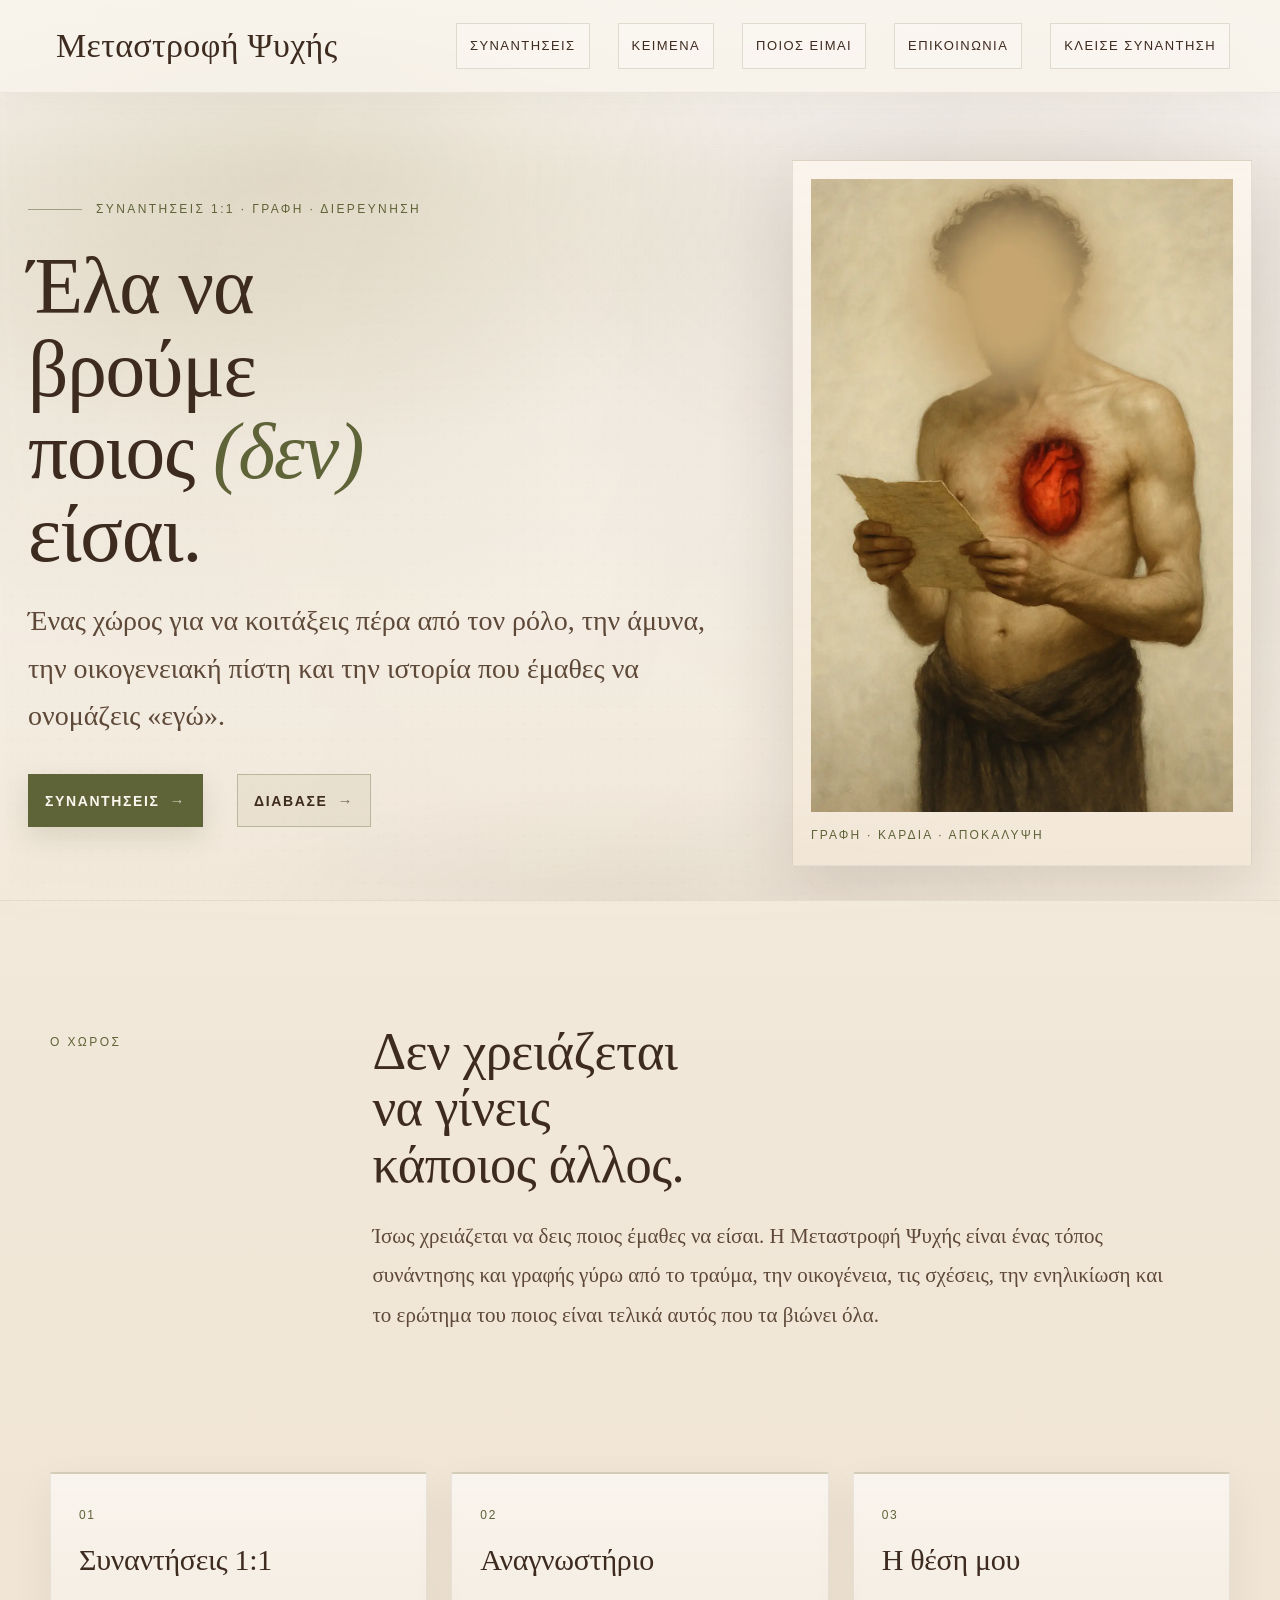
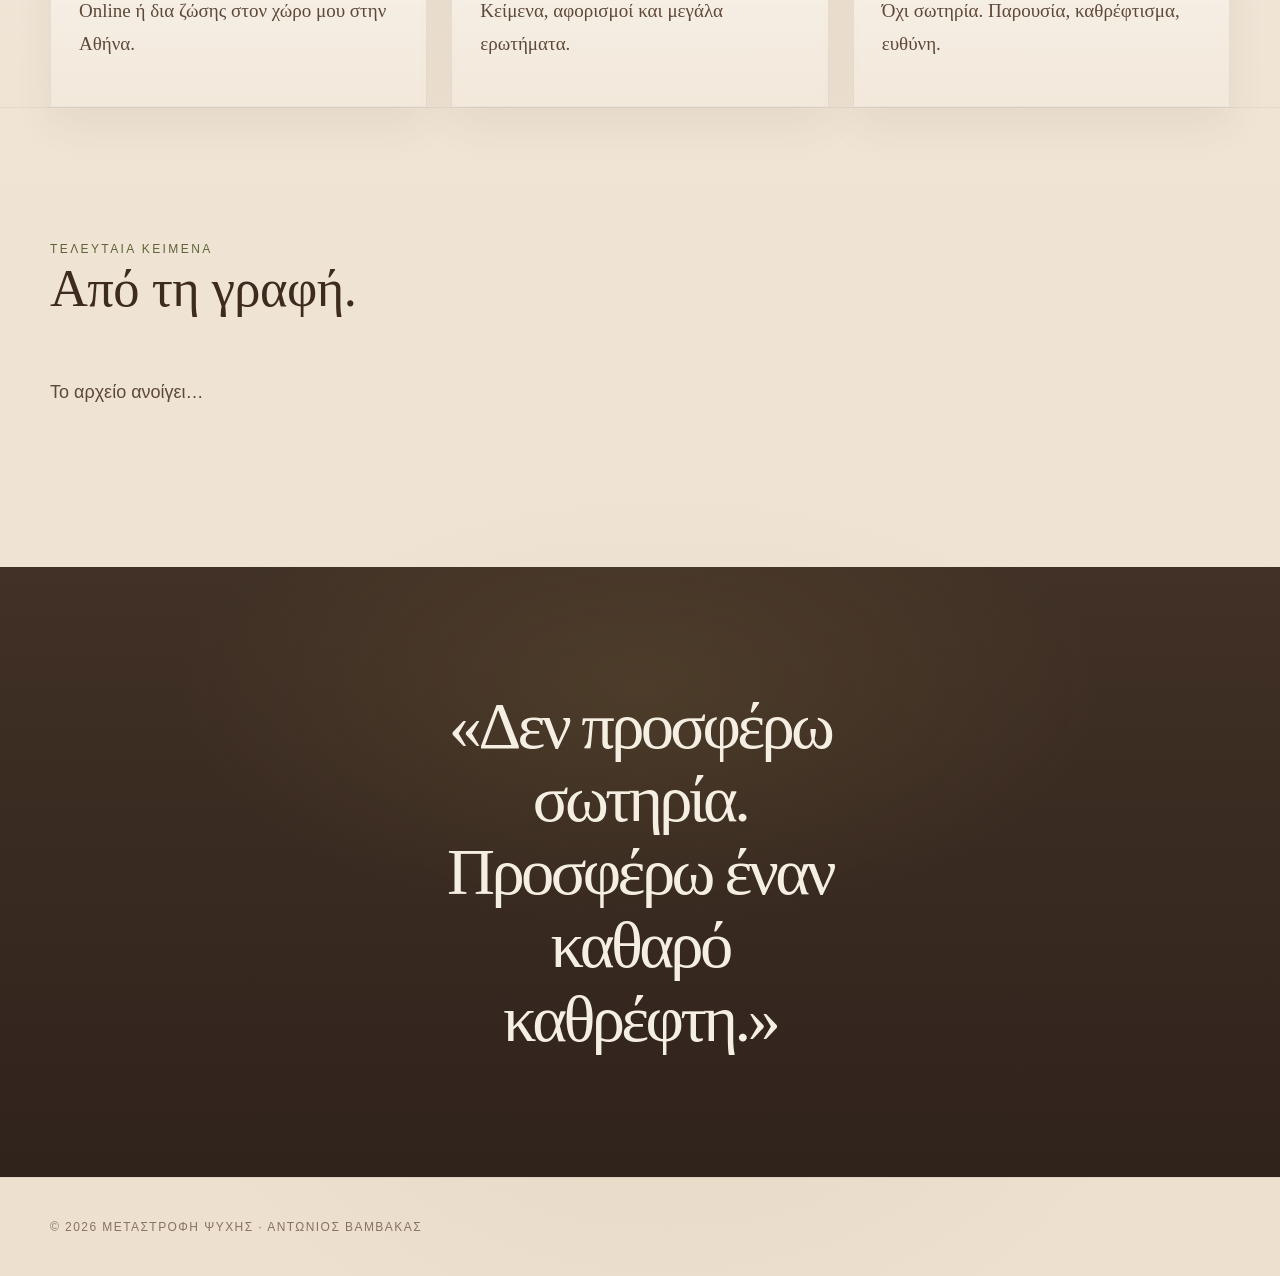
<file: index.html>
<!doctype html><html lang="el"><head><meta charset="utf-8"><meta name="viewport" content="width=device-width,initial-scale=1,viewport-fit=cover"><meta name="theme-color" content="#f6f0e7"><title>Μεταστροφή Ψυχής — Αντώνιος Βαμβακάς</title><meta name="description" content="Συναντήσεις 1:1 online και δια ζώσης στην Αθήνα. Κείμενα για τραύμα, οικογένεια, σχέσεις, εαυτό, Θεό και αφύπνιση."><meta name="robots" content="index,follow,max-image-preview:large,max-snippet:-1"><meta name="author" content="Αντώνιος Βαμβακάς"><meta property="og:type" content="website"><meta property="og:locale" content="el_GR"><meta property="og:title" content="Μεταστροφή Ψυχής — Αντώνιος Βαμβακάς"><meta property="og:description" content="Συναντήσεις 1:1, γραφή και προσωπική διερεύνηση."><meta property="og:url" content="https://metastrofipsuxis.github.io/metastrofipsuxisblog/"><meta name="twitter:card" content="summary_large_image"><link rel="canonical" href="https://metastrofipsuxis.github.io/metastrofipsuxisblog/"><script type="application/ld+json">{"@context":"https://schema.org","@type":"WebSite","name":"Μεταστροφή Ψυχής","url":"https://metastrofipsuxis.github.io/metastrofipsuxisblog/","inLanguage":"el","author":{"@type":"Person","name":"Αντώνιος Βαμβακάς"}}</script><style>

:root{
  --bg:#f5ecde;
  --bg-2:#eee2cf;
  --paper:#fbf6ef;
  --paper-2:#f2e6d5;
  --olive:#8b7a46;
  --olive-deep:#67653d;
  --brown:#3e2b20;
  --brown-soft:#5e4939;
  --brown-mist:#877362;
  --line:rgba(62,43,32,.12);
  --line-soft:rgba(62,43,32,.07);
  --shadow:0 16px 40px rgba(73,49,34,.07);
  --shadow-deep:0 28px 80px rgba(59,39,27,.12);
  --ser:"Iowan Old Style","Palatino Linotype","Book Antiqua",Palatino,Georgia,"Times New Roman",serif;
  --sans:-apple-system,BlinkMacSystemFont,"Segoe UI",Inter,Arial,sans-serif;
  --script:"Cavafy Script","Segoe Script","Brush Script MT","Lucida Handwriting",cursive;
}
*{box-sizing:border-box}
html{scroll-behavior:smooth}
body{
  margin:0;
  color:var(--brown);
  font:18px/1.88 var(--sans);
  -webkit-font-smoothing:antialiased;
  text-rendering:optimizeLegibility;
  background:
    radial-gradient(1100px 680px at 15% 10%, rgba(145,122,66,.16), transparent 55%),
    radial-gradient(920px 760px at 84% 14%, rgba(88,71,54,.11), transparent 56%),
    radial-gradient(980px 760px at 52% 88%, rgba(142,114,62,.10), transparent 58%),
    linear-gradient(180deg, #f8f3eb 0%, #f1e7d8 38%, #ede0cf 100%);
}
body::before{
  content:"";
  position:fixed;inset:0;pointer-events:none;opacity:.10;
  background:
    radial-gradient(circle at 20% 40%, rgba(255,255,255,.6) 0 1px, transparent 1.5px),
    radial-gradient(circle at 70% 20%, rgba(60,40,24,.16) 0 1px, transparent 1.6px),
    radial-gradient(circle at 40% 80%, rgba(109,105,64,.14) 0 .8px, transparent 1.3px);
  background-size:12px 12px, 16px 16px, 14px 14px;
  mix-blend-mode:multiply;
}
body::after{
  content:"";
  position:fixed;inset:0;pointer-events:none;opacity:.14;mix-blend-mode:multiply;
  background:
    linear-gradient(110deg, rgba(62,43,32,.03), transparent 24%, rgba(139,122,70,.05) 54%, transparent 76%),
    linear-gradient(180deg, rgba(255,255,255,.06), rgba(62,43,32,.03));
  filter:blur(12px);
}
button,input,textarea,select{font:inherit;color:inherit}
button{background:none;border:0;cursor:pointer}
a{color:inherit;text-decoration:none}
img{max-width:100%;display:block}
.w{width:min(1180px,calc(100% - 56px));margin:auto}
.top{position:fixed;z-index:60;inset:0 0 auto;background:rgba(248,243,235,.82);backdrop-filter:blur(14px) saturate(105%);border-bottom:1px solid var(--line-soft)}
.nav{height:92px;display:flex;align-items:center;gap:24px}
.logo{font:34px/1 var(--script);letter-spacing:.01em;text-transform:none;color:var(--brown);padding-right:10px}
.nav nav{margin-left:auto;display:flex;align-items:center;gap:28px}
.nav nav button,.nav nav a,.mobile button,.mobile a{font-size:13px;letter-spacing:.14em;text-transform:uppercase;color:var(--brown-soft)}
.script-display{font-family:var(--script);font-weight:400;letter-spacing:.01em;text-transform:none !important}
.script-brand{font-family:var(--script);font-size:40px;line-height:1.12;color:var(--brown)}
.script-name{font-family:var(--script);font-size:32px;line-height:1.12;color:var(--olive-deep);margin-top:12px}
.manifesto h2{max-width:16ch}
.manifesto p{margin:0 0 22px}
.manifesto .line{font:23px/1.55 var(--ser);color:var(--brown);margin:8px 0 18px}
.manifesto .line strong{font-weight:400;color:var(--olive-deep)}
.about-long{max-width:790px}
.about-long h2{max-width:none;font-size:clamp(30px,3.2vw,46px);line-height:1.15;letter-spacing:-.015em;margin:0 0 34px}
.about-long p{font:18px/1.92 var(--ser);color:var(--brown-soft);margin:0 0 22px}
.about-long .short{font-size:20px;line-height:1.75;color:var(--brown);margin:26px 0}
.about-long .questions{font:22px/1.72 var(--ser);color:var(--brown);margin:34px 0;padding:26px 0;border-top:1px solid var(--line);border-bottom:1px solid var(--line)}
.about-long .questions strong{font-weight:400;color:var(--olive-deep)}
.about-long .closing{font:21px/1.78 var(--ser);color:var(--brown);margin-top:34px}
.about-long .closing strong{font-weight:400;color:var(--olive-deep)}

.nav nav a{color:var(--olive-deep)}
.menu{display:none;margin-left:auto;font-size:26px;color:var(--brown)}
.mobile{display:none;padding:22px 24px;border-top:1px solid var(--line-soft);background:rgba(248,243,235,.98)}
.mobile.open{display:grid;gap:18px}
.v{display:none;min-height:100vh}.v.on{display:block}
.hero{
  min-height:auto;position:relative;overflow:hidden;
  padding:160px 0 34px;
  background:
    radial-gradient(900px 500px at 24% 18%, rgba(152,131,72,.18), transparent 58%),
    radial-gradient(840px 500px at 78% 22%, rgba(93,69,52,.10), transparent 60%),
    linear-gradient(180deg, rgba(255,255,255,.32), rgba(255,255,255,0));
}
.hero::before{content:"";position:absolute;inset:0;pointer-events:none;background:linear-gradient(180deg, rgba(255,255,255,.34), transparent 20%),radial-gradient(600px 160px at 50% 100%, rgba(62,43,32,.06), transparent 72%)}
.hero .ghost{display:none}
.hero main{position:relative;z-index:2;width:min(1240px,calc(100% - 56px));margin:auto;text-align:left}
.hero-layout{display:grid;grid-template-columns:minmax(0,1.02fr) minmax(320px,460px);align-items:center;gap:58px}
.hero-copy{max-width:720px}
.hero-art{margin:0;display:flex;justify-content:center}
.hero-art-shell{width:min(100%,460px);padding:18px;background:linear-gradient(180deg, rgba(255,248,240,.78), rgba(243,231,214,.66));box-shadow:0 28px 70px rgba(67,45,31,.14);border:1px solid rgba(78,56,40,.12)}
.hero-art-shell img{width:100%;aspect-ratio:2/3;object-fit:cover;display:block}
.hero-art-shell figcaption{padding-top:12px;font-size:12px;letter-spacing:.18em;text-transform:uppercase;color:var(--olive-deep)}
.micro,.ey{font-size:12px;letter-spacing:.20em;text-transform:uppercase;color:var(--olive-deep)}
.micro{display:flex;align-items:center;gap:14px;margin-bottom:10px}
.micro::before{content:"";display:inline-block;width:54px;height:1px;background:rgba(103,101,61,.38)}
h1,h2,h3,h4{font-family:var(--ser);font-weight:400;margin:0}
.hero h1{font-size:clamp(48px,6.2vw,88px);line-height:1.04;letter-spacing:-.015em;margin:24px 0 22px;max-width:9ch}
.hero h1 em{font-style:italic;color:var(--olive-deep)}
.hero p{max-width:700px;margin:0;font:clamp(22px,2.4vw,28px)/1.7 var(--ser);color:var(--brown-soft)}
.actions{display:flex;gap:34px;flex-wrap:wrap;margin-top:34px}
.link{display:inline-flex;align-items:center;gap:10px;font-size:14px;letter-spacing:.12em;text-transform:uppercase;color:var(--brown);padding-bottom:7px;border-bottom:1px solid rgba(62,43,32,.22)}
.link::after{content:"↗";font-size:15px;opacity:.68}
button.link::after{content:"→"}
.mount{display:none !important}
.sec{padding:122px 0;border-top:1px solid var(--line-soft);position:relative}
.grid{display:grid;grid-template-columns:220px minmax(0,1fr);gap:8vw;align-items:start}
.ey{padding-top:8px}
.sec h2{font-size:clamp(34px,4.1vw,58px);line-height:1.08;letter-spacing:-.01em;margin-bottom:24px;max-width:12ch}
.sec p{max-width:800px;margin:0;font:21px/1.9 var(--ser);color:var(--brown-soft)}
.cards{display:grid;grid-template-columns:repeat(3,1fr);gap:24px;margin-top:14px;border:0!important}
.cards article{padding:30px 28px 26px;background:linear-gradient(180deg, rgba(255,255,255,.58), rgba(248,241,232,.34));box-shadow:var(--shadow);border:1px solid rgba(62,43,32,.08);min-height:220px;border-radius:2px}
.cards article::before{display:none}
.cards span{display:block;margin-bottom:16px;font-size:12px;letter-spacing:.14em;text-transform:uppercase;color:var(--olive-deep)}
.cards h3{font-size:30px;line-height:1.12;letter-spacing:-.01em;margin:0 0 12px}
.cards p{font:19px/1.72 var(--ser);color:var(--brown-soft)}
.dark{padding:122px 0;background:radial-gradient(820px 420px at 50% 20%, rgba(145,122,66,.18), transparent 56%),linear-gradient(180deg, #413126 0%, #30231c 100%);color:#f5eee2;text-align:center;position:relative;overflow:hidden}
.dark blockquote{font:clamp(40px,5.2vw,82px)/1.10 var(--ser);max-width:12ch;margin:0 auto;letter-spacing:-.055em}
.ph{padding:154px 0 76px;position:relative;border-bottom:1px solid var(--line-soft);background:radial-gradient(700px 420px at 78% 22%, rgba(145,122,66,.10), transparent 62%), linear-gradient(180deg, rgba(255,255,255,.12), transparent)}
.ph h1{font-size:clamp(46px,6.3vw,82px);line-height:1.04;letter-spacing:-.012em;margin:22px 0}
.ph p{max-width:780px;font:22px/1.86 var(--ser);color:var(--brown-soft);margin:0}
.facts{background:radial-gradient(780px 300px at 22% 20%, rgba(145,122,66,.18), transparent 54%), linear-gradient(180deg, #473529 0%, #35271e 100%);color:#f6efe2}
.facts .w{display:grid;grid-template-columns:repeat(3,1fr)}
.fact{padding:58px 34px;border-right:1px solid rgba(255,255,255,.09);min-height:236px}.fact:last-child{border-right:0}
.fact span{font-size:12px;letter-spacing:.18em;text-transform:uppercase;color:rgba(255,255,255,.66)}
.fact strong{display:block;font:52px/1 var(--ser);margin:18px 0 14px;letter-spacing:-.06em}
.fact small{display:block;font:19px/1.74 var(--ser);color:rgba(255,255,255,.76)}
.tags{display:flex;flex-wrap:wrap;gap:12px;border:0}.tags span{padding:8px 12px;border:1px solid rgba(62,43,32,.09);background:rgba(255,255,255,.38);font:17px var(--ser);color:var(--brown-soft)}
.faq article{border-top:1px solid rgba(62,43,32,.10)}
.faq button{width:100%;padding:22px 0;display:flex;justify-content:space-between;gap:18px;text-align:left;font:22px/1.45 var(--ser)}
.faq button b{font-weight:400;color:var(--olive-deep)}
.faq p{display:none;padding:0 0 22px;font:20px/1.82 var(--ser);color:var(--brown-soft)}
.faq article.open p{display:block}
.tools{display:grid;grid-template-columns:minmax(0,1fr) auto;gap:24px;align-items:end;margin-bottom:34px}
.search{width:min(560px,100%);border:0;border-bottom:1px solid rgba(62,43,32,.18);background:transparent;padding:13px 0;outline:0;font:22px/1.4 var(--ser)}
.search::placeholder{color:var(--brown-mist)}
.filters{display:flex;gap:12px;flex-wrap:wrap;justify-content:flex-end}
.filters button{padding:8px 0 6px;background:none;border:0;border-bottom:1px solid transparent;font-size:12px;text-transform:uppercase;letter-spacing:.12em;color:var(--brown-mist)}
.filters button.a{color:var(--olive-deep);border-color:rgba(103,101,61,.36)}
.post{display:grid;grid-template-columns:180px minmax(0,1fr) 34px;gap:28px;padding:36px 0;border-top:1px solid rgba(62,43,32,.10);cursor:pointer;transition:transform .22s ease,opacity .22s ease}
.post:hover{transform:translateX(4px);opacity:.9}
.post h3{font-size:clamp(28px,2.6vw,38px);line-height:1.12;letter-spacing:0;margin:0 0 12px}.post p,.meta{color:var(--brown-soft)}
.post p{font:20px/1.78 var(--ser);margin:0}.meta{font-size:12px;letter-spacing:.08em;text-transform:uppercase;line-height:1.8}
.portrait{min-height:500px;background:radial-gradient(540px 280px at 50% 30%, rgba(145,122,66,.16), transparent 58%), linear-gradient(180deg, #443328 0%, #31241d 100%);color:#f6efe3;display:grid;place-items:center;font:110px var(--ser)}
.portrait::before,.portrait::after{display:none}
.contact{display:grid;grid-template-columns:.95fr 1.05fr;gap:8vw;align-items:start}
.contact a{display:block;padding:22px 0;border-top:1px solid rgba(62,43,32,.10);font:21px/1.5 var(--ser)}
.form{background:linear-gradient(180deg, rgba(255,255,255,.36), rgba(247,239,228,.20));padding:32px 32px 28px;border:1px solid rgba(62,43,32,.08);box-shadow:var(--shadow)}
.form label{display:grid;gap:8px;margin-bottom:18px;font-size:12px;text-transform:uppercase;letter-spacing:.16em;color:var(--olive-deep)}
.form input,.form textarea,.form select{border:0;border-bottom:1px solid rgba(62,43,32,.14);background:transparent;padding:15px 0;outline:0}.form textarea{min-height:160px;resize:vertical}
.form>button,.auth button,.editor button{padding:0 0 6px;background:none;color:var(--brown);border-radius:0;border-bottom:1px solid rgba(62,43,32,.22);font-size:14px;letter-spacing:.12em;text-transform:uppercase}
#contactState{margin-top:14px;font-size:15px;color:var(--brown-soft)}
.studioTop{display:flex;justify-content:space-between;gap:30px;align-items:end}
.auth{max-width:560px;margin:46px auto;padding:32px;background:linear-gradient(180deg, rgba(255,255,255,.36), rgba(247,239,228,.20));border:1px solid rgba(62,43,32,.08);box-shadow:var(--shadow)}
.auth input{width:100%;padding:15px 0;border:0;border-bottom:1px solid rgba(62,43,32,.14);background:transparent;margin:14px 0}.auth p,.auth div{font-size:17px}
.studioGrid{display:grid;grid-template-columns:1.08fr .92fr;gap:28px}
.editor{padding:32px;background:linear-gradient(180deg, rgba(255,255,255,.36), rgba(247,239,228,.18));border:1px solid rgba(62,43,32,.08);box-shadow:var(--shadow)}
.editor label{display:grid;gap:7px;margin-bottom:14px;font-size:12px;text-transform:uppercase;letter-spacing:.14em;color:var(--olive-deep)}
.editor input,.editor textarea{width:100%;border:0;border-bottom:1px solid rgba(62,43,32,.14);background:transparent;padding:14px 0}
.editor textarea{min-height:110px;resize:vertical}.editor textarea.body{min-height:340px}
.check{display:flex;gap:20px;flex-wrap:wrap;margin:18px 0}.check label{display:flex;align-items:center;gap:8px;letter-spacing:.06em;color:var(--brown-soft);font-size:16px}
.studioList .post{grid-template-columns:1fr}.sync{font-size:13px;color:var(--brown-soft);margin:15px 0}
.modal{position:fixed;z-index:100;inset:0;background:rgba(31,20,15,.58);display:none;place-items:center;padding:22px}.modal.on{display:grid}
.modal article{background:radial-gradient(620px 300px at 18% 12%, rgba(145,122,66,.10), transparent 58%), linear-gradient(180deg, #fbf7f0 0%, #f4eadb 100%);width:min(920px,100%);max-height:90vh;overflow:auto;padding:clamp(30px,6vw,82px);position:relative;box-shadow:0 35px 80px rgba(0,0,0,.18)}
.close{position:absolute;right:22px;top:16px;font-size:32px;color:var(--brown-soft)}
.modal h2{font-size:clamp(34px,4.8vw,58px);line-height:1.08;letter-spacing:-.01em;margin-bottom:12px}.modal .body p{font:22px/1.95 var(--ser);margin:0 0 24px;color:var(--brown-soft)}
.modal .meta{margin-bottom:12px;font-size:12px}.modal-tools{display:flex;gap:18px;flex-wrap:wrap;margin:30px 0 10px}.modal-tools button{border:0;border-bottom:1px solid rgba(62,43,32,.16);padding:0 0 5px;font-size:12px;letter-spacing:.14em;text-transform:uppercase;background:none}
footer{padding:38px 0;border-top:1px solid var(--line-soft);font-size:12px;color:var(--brown-mist);text-transform:uppercase;letter-spacing:.12em}footer .w{display:flex;justify-content:space-between;gap:20px;flex-wrap:wrap}
.readbar{position:fixed;z-index:120;left:0;top:0;height:2px;width:0;background:linear-gradient(90deg,var(--olive-deep),#b19963);transition:width .08s linear}
.countline{font:18px var(--ser);color:var(--brown-soft);margin-top:12px}
.inbox{margin-top:36px;border-top:1px solid rgba(62,43,32,.10)}
.message{padding:24px 0;border-bottom:1px solid rgba(62,43,32,.10);background:none}.message.unread{background:rgba(139,122,70,.04)}
.message h4{font:32px/1.15 var(--ser);margin:6px 0}.message p{white-space:pre-wrap;color:var(--brown-soft);font:19px/1.8 var(--ser);margin:12px 0 0}.message-actions{display:flex;gap:8px;flex-wrap:wrap;margin-top:14px}.message-actions button{border:0;border-bottom:1px solid rgba(62,43,32,.16);padding:0 0 5px;font-size:12px;letter-spacing:.12em;text-transform:uppercase;background:none}
.toast{position:fixed;z-index:200;right:18px;bottom:18px;background:#3a291f;color:#f6efe4;padding:14px 18px;opacity:0;pointer-events:none;transform:translateY(8px);transition:opacity .2s ease,transform .2s ease}.toast.on{opacity:1;transform:translateY(0)}
.loading{padding:35px 0;color:var(--brown-soft);font-size:18px}
@media(max-width:980px){.grid,.contact,.studioGrid{grid-template-columns:1fr;gap:28px}}
@media(max-width:800px){
  .w{width:min(100% - 32px,1180px)}
  .desktop{display:none!important}
  .menu{display:block}
  .nav{height:74px}.nav .logo{font-size:24px}
  .hero{padding:118px 0 70px}
  .hero h1{font-size:clamp(42px,12vw,60px);max-width:none;letter-spacing:0;line-height:1.08}
  .hero p{font-size:21px}
  .hero-layout{grid-template-columns:1fr;gap:34px}
  .hero-copy{max-width:none}
  .hero-art{justify-content:flex-start}
  .hero-art-shell{width:min(100%,420px);padding:12px}
  .hero-art-shell figcaption{font-size:10px}
  .micro,.ey{font-size:11px}
  .link{font-size:13px}
  .mount{height:120px;min-height:120px;margin-top:36px}
  .cards{grid-template-columns:1fr;gap:18px}.cards article{min-height:unset}
  .facts .w{grid-template-columns:1fr}
  .fact{border-right:0;border-bottom:1px solid rgba(255,255,255,.10);min-height:unset}.fact:last-child{border-bottom:0}
  .post{grid-template-columns:1fr;gap:10px;padding:28px 0}.post h3{font-size:28px}
  .tools{grid-template-columns:1fr;align-items:stretch}.filters{justify-content:flex-start}
  .sec{padding:84px 0}.ph{padding:120px 0 58px}.portrait{min-height:340px;font-size::74px}.studioTop{display:block}.form,.auth,.editor{padding:22px}footer .w{display:grid;gap:10px}
}


.about-continuation{margin-top:96px;padding-top:64px;border-top:1px solid rgba(62,43,32,.10)}
.about-continuation .ey{margin-bottom:18px}
.about-continuation h3{font:36px/1.15 var(--ser);letter-spacing:-.015em;margin:0 0 32px;color:var(--brown)}
.about-continuation p{margin:0 0 22px}
.about-continuation .short{font:26px/1.45 var(--ser);color:var(--brown)}
.about-continuation .emphasis{font:27px/1.5 var(--ser);color:var(--olive-deep);margin:28px 0}
@media(max-width:800px){.about-continuation{margin-top:70px;padding-top:48px}.about-continuation h3{font-size:30px}.about-continuation .short,.about-continuation .emphasis{font-size:23px}}
/* OLIVE ACCENT + STRONGER CTA — 2026-08-12 */
:root{--olive:#7f7a43;--olive-deep:#5f6338;--olive-soft:rgba(127,122,67,.10);--olive-line:rgba(95,99,56,.25)}
.top{box-shadow:0 8px 28px rgba(72,67,37,.045)}
.nav nav button,.nav nav a{position:relative;padding:10px 13px;border:1px solid rgba(95,99,56,.18);background:rgba(255,255,255,.20);color:var(--brown);letter-spacing:.11em;transition:background .2s ease,border-color .2s ease,color .2s ease,transform .2s ease,box-shadow .2s ease}
.nav nav button:hover,.nav nav a:hover{background:rgba(127,122,67,.12);border-color:rgba(95,99,56,.42);color:var(--olive-deep);transform:translateY(-1px);box-shadow:0 8px 18px rgba(95,99,56,.08)}
.mobile button,.mobile a{display:block;width:100%;text-align:left;padding:13px 14px;border-left:3px solid rgba(95,99,56,.34);background:rgba(127,122,67,.06);color:var(--brown)}
.mobile button:hover,.mobile a:hover{background:rgba(127,122,67,.12);border-left-color:var(--olive-deep)}
.actions .link{padding:12px 16px 11px;border:1px solid rgba(95,99,56,.34);border-bottom:1px solid rgba(95,99,56,.34);background:rgba(127,122,67,.08);color:var(--brown);font-weight:600;letter-spacing:.115em;transition:background .2s ease,border-color .2s ease,transform .2s ease,box-shadow .2s ease}
.actions .link:first-child{background:var(--olive-deep);border-color:var(--olive-deep);color:#fbf7ef;box-shadow:0 10px 26px rgba(95,99,56,.16)}
.actions .link:hover{transform:translateY(-2px);border-color:var(--olive-deep);background:rgba(127,122,67,.15);box-shadow:0 10px 24px rgba(95,99,56,.12)}
.actions .link:first-child:hover{background:#565b32}
.micro,.ey,.cards span,.fact span{color:var(--olive-deep)}
.micro::before{background:rgba(95,99,56,.52)}
.sec:nth-of-type(odd){background:linear-gradient(180deg,rgba(127,122,67,.025),rgba(255,255,255,0))}
.cards article{border-top:2px solid rgba(95,99,56,.22)}
.cards article:hover{border-top-color:rgba(95,99,56,.55);box-shadow:0 18px 42px rgba(72,67,37,.10);transform:translateY(-2px);transition:transform .2s ease,box-shadow .2s ease,border-color .2s ease}
.tags span{border-color:rgba(95,99,56,.18);background:rgba(127,122,67,.06)}
.faq article{border-top-color:rgba(95,99,56,.18)}
.link{color:var(--olive-deep)}
.contact a{border-left:2px solid rgba(95,99,56,.26);padding-left:16px}
.contact a:hover{border-left-color:var(--olive-deep);color:var(--olive-deep)}
@media(max-width:860px){.nav nav{display:none}.mobile button,.mobile a{font-size:13px;letter-spacing:.10em}.actions{gap:12px}.actions .link{padding:12px 14px;font-size:13px}}

</style></head><body><div class="readbar" id="readbar"></div><div class="toast" id="toast"></div><header class="top"><div class="w nav"><button class="logo" data-r="home">Μεταστροφή Ψυχής</button><nav class="desktop"><button data-r="sessions">Συναντήσεις</button><button data-r="writings">Κείμενα</button><button data-r="about">ΠΟΙΟΣ ΕΙΜΑΙ</button><button data-r="contact">Επικοινωνία</button><a href="https://calendly.com/vamvakasantonis" target="_blank">Κλείσε συνάντηση</a></nav><button class="menu" id="menu">☰</button></div><div class="mobile" id="mobile"><button data-r="home">Αρχική</button><button data-r="sessions">Συναντήσεις</button><button data-r="writings">Κείμενα</button><button data-r="about">ΠΟΙΟΣ ΕΙΜΑΙ</button><button data-r="contact">Επικοινωνία</button><a href="https://calendly.com/vamvakasantonis" target="_blank">Κλείσε συνάντηση ↗</a></div></header>
<section class="v on" data-v="home"><div class="hero"><div class="ghost">ΜΕΤΑΣΤΡΟΦΗ</div><main class="hero-layout"><div class="hero-copy"><div class="micro">Συναντήσεις 1:1 · Γραφή · Διερεύνηση</div><h1>Έλα να βρούμε<br>ποιος <em>(δεν)</em> είσαι.</h1><p>Ένας χώρος για να κοιτάξεις πέρα από τον ρόλο, την άμυνα, την οικογενειακή πίστη και την ιστορία που έμαθες να ονομάζεις «εγώ».</p><div class="actions"><button class="link" data-r="sessions">Συναντήσεις</button><button class="link" data-r="writings">Διάβασε</button></div></div><figure class="hero-art"><div class="hero-art-shell"><img src="[data-uri]" alt="Ελαιογραφικό έργο με ανθρώπινη μορφή, ανοιχτή καρδιά και γράμμα στα χέρια"><figcaption>Γραφή · καρδιά · αποκάλυψη</figcaption></div></figure></main></div><div class="sec"><div class="w grid"><div class="ey">Ο χώρος</div><div><h2>Δεν χρειάζεται να γίνεις κάποιος άλλος.</h2><p>Ίσως χρειάζεται να δεις ποιος έμαθες να είσαι. Η Μεταστροφή Ψυχής είναι ένας τόπος συνάντησης και γραφής γύρω από το τραύμα, την οικογένεια, τις σχέσεις, την ενηλικίωση και το ερώτημα του ποιος είναι τελικά αυτός που τα βιώνει όλα.</p></div></div></div><div class="w cards"><article data-r="sessions"><span>01</span><h3>Συναντήσεις 1:1</h3><p>Online ή δια ζώσης στον χώρο μου στην Αθήνα.</p></article><article data-r="writings"><span>02</span><h3>Αναγνωστήριο</h3><p>Κείμενα, αφορισμοί και μεγάλα ερωτήματα.</p></article><article data-r="about"><span>03</span><h3>Η θέση μου</h3><p>Όχι σωτηρία. Παρουσία, καθρέφτισμα, ευθύνη.</p></article></div><div class="sec"><div class="w"><div class="ey">Τελευταία κείμενα</div><h2>Από τη γραφή.</h2><div id="latest" class="cards"><div class="loading">Το αρχείο ανοίγει…</div></div></div></div><div class="dark"><div class="w"><blockquote>«Δεν προσφέρω σωτηρία.<br>Προσφέρω έναν καθαρό καθρέφτη.»</blockquote></div></div></section>
<section class="v" data-v="sessions"><div class="ph"><div class="w"><div class="ey">01 / Συναντήσεις</div><h1>Συναντήσεις 1:1.</h1><p>Δεν έρχεσαι για να σου πω ποιος πρέπει να γίνεις. Κοιτάζουμε ποιος χρειάστηκε να γίνεις — και τι σήμερα συνεχίζει να ζει από φόβο, ενοχή ή παλιά ανάγκη.</p></div></div><div class="sec"><div class="w grid"><div class="ey">Η προσέγγιση</div><div><h2>Δεν διορθώνουμε βιαστικά αυτό που ακόμη δεν έχουμε ακούσει.</h2><p>Η συνάντηση είναι χώρος προσωπικής διερεύνησης, στοχασμού και καθρεφτίσματος. Οι συναντήσεις δεν παρουσιάζονται ως ψυχοθεραπεία, ψυχιατρική ή ιατρική υπηρεσία και δεν τις υποκαθιστούν.</p></div></div></div><div class="facts"><div class="w"><div class="fact"><span>Μορφή</span><strong>Online<br>ή δια ζώσης</strong><small>Στον χώρο μου στην Αθήνα.</small></div><div class="fact"><span>Κόστος</span><strong>40€</strong><small>Ανά συνάντηση.</small></div><div class="fact"><span>Κράτηση</span><strong>Ευέλικτη<br>διαθεσιμότητα</strong><small>Μέσω Calendly.</small></div></div></div><div class="sec"><div class="w grid"><div class="ey">Τι μπορείς να φέρεις</div><div><h2>Ακόμη και κάτι που δεν ξέρεις πώς να ονομάσεις.</h2><div class="tags"><span>Σχέσεις</span><span>Οικογένεια</span><span>Τραύμα</span><span>Ντροπή</span><span>Άγχος</span><span>Πένθος</span><span>Όρια</span><span>Ταυτότητα</span><span>Ενηλικίωση</span><span>Μη δυαδικότητα</span></div><p><a class="link" href="https://calendly.com/vamvakasantonis" target="_blank">Κλείσε συνάντηση</a></p></div></div></div><div class="sec"><div class="w grid"><div class="ey">Συχνές ερωτήσεις</div><div class="faq"><article><button>Πού γίνεται η συνάντηση; <b>＋</b></button><p>Online ή δια ζώσης στον χώρο μου στην Αθήνα.</p></article><article><button>Χρειάζεται να ξέρω τι θέλω να συζητήσω; <b>＋</b></button><p>Όχι. Μπορείς να έρθεις με ένα αίσθημα, μια σύγχυση ή ένα «δεν ξέρω».</p></article><article><button>Είναι ψυχοθεραπεία; <b>＋</b></button><p>Όχι. Είναι προσωπική διερεύνηση και στοχασμός.</p></article></div></div></div></section>
<section class="v" data-v="writings"><div class="ph"><div class="w"><div class="ey">02 / Αναγνωστήριο</div><h1>Κείμενα.</h1><p>Δεν γράφω για να συμφωνήσεις. Γράφω για να βρεθεί εκείνη η πρόταση που θα σταματήσει για λίγο τον μηχανισμό και θα σε αναγκάσει να κοιτάξεις.</p></div></div><div class="sec"><div class="w"><div class="tools"><input class="search" id="search" placeholder="Αναζήτησε λέξη ή θέμα…"><div class="filters" id="filters"></div></div><div id="posts"><div class="loading">Το αρχείο ανοίγει…</div></div></div></div></section>
<section class="v" data-v="about"><div class="ph"><div class="w"><div class="ey">03 / ΠΟΙΟΣ ΕΙΜΑΙ</div><h1 class="script-display">Αντώνιος Βαμβακάς</h1><p>Γραφή, μελέτη και ανθρώπινη συνάντηση χωρίς την απόσταση του «ειδικού» και του «προβλήματος».</p></div></div><div class="sec"><div class="w grid"><div><div class="script-brand">Μεταστροφή Ψυχής</div><div class="script-name">Αντώνιος Βαμβακάς</div></div><div class="manifesto about-long"><div class="ey">ΠΟΙΟΣ ΕΙΜΑΙ</div><h2>ΤΙ ΚΑΝΩ ΣΤΙΣ ΣΥΝΑΝΤΗΣΕΙΣ ΜΑΣ</h2><p>Είμαι 26 χρονών.</p><p>Το γράφω πρώτα αυτό, όχι επειδή η ηλικία μου αποδεικνύει κάτι, αλλά ακριβώς επειδή δεν αποδεικνύει τίποτα.</p><p>Δεν θέλω να σταθώ απέναντί σου σαν αυθεντία.<br>Δεν θέλω να κρυφτώ πίσω από έναν τίτλο για να φαίνομαι μεγαλύτερος από αυτό που είμαι.<br>Δεν θέλω να δημιουργήσω ανάμεσά μας εκείνη την παράξενη απόσταση όπου ο ένας θεωρείται ο «ειδικός» και ο άλλος μετατρέπεται σιωπηλά σε «πρόβλημα».</p><p class="short">Δεν είμαι ψυχολόγος.</p><p>Και δεν συναντώ ανθρώπους επειδή πιστεύω ότι ξέρω πώς πρέπει να ζήσουν.</p><p>Τους συναντώ γιατί εδώ και χρόνια υπάρχει μέσα μου μια σχεδόν αθεράπευτη ανάγκη να κοιτάζω εκεί όπου συνήθως αποστρέφουμε το βλέμμα.</p><p>Στον φόβο.<br><br>Στην εγκατάλειψη.<br><br>Στην ντροπή.<br><br>Στην παιδική ηλικία που μπορεί να τελείωσε ημερολογιακά, αλλά εξακολουθεί να αναπνέει μέσα στις σχέσεις μας.<br><br>Στον θυμό που ονομάσαμε «χαρακτήρα».<br><br>Στην ανάγκη που ντύσαμε «έρωτα».<br><br>Στην υποταγή που βαφτίσαμε «καλοσύνη».<br><br>Στην αποφυγή που παρουσιάσαμε ως «ανεξαρτησία».<br><br>Στην προσωπικότητα που κάποτε χρειαστήκαμε για να επιβιώσουμε και σήμερα, χωρίς να το καταλαβαίνουμε, την αποκαλούμε «εαυτό».</p><p>Εδώ και περίπου οκτώ χρόνια διαβάζω, μελετώ, γράφω, παρατηρώ τον άνθρωπο και, αναπόφευκτα, παρατηρώ εκείνο το ανθρώπινο πλάσμα που αποκαλώ «εμένα».</p><p>Όμως οι συναντήσεις μας δεν είναι επίδειξη όσων έχω διαβάσει.</p><p>Ένα βιβλίο μπορεί να μου δώσει μια έννοια.</p><p>Δεν μπορεί να μου δώσει εσένα.</p><p>Και όταν κάθεσαι απέναντί μου, αυτό που με ενδιαφέρει δεν είναι να σε χωρέσω μέσα σε όσα γνωρίζω.</p><p>Με ενδιαφέρει να αδειάσω αρκετά από όσα γνωρίζω ώστε να μπορέσω πραγματικά να σε δω.</p><p>Γιατί ίσως αυτό είναι ένα από τα σπανιότερα πράγματα που μπορεί να συμβούν ανάμεσα σε δύο ανθρώπους:</p><p>να μη χρησιμοποιεί ο ένας τον άλλον.</p><p>Να μη σε συναντώ για να επιβεβαιώσω ότι είμαι θεραπευτής.<br><br>Να μη με συναντάς για να επιβεβαιώσεις ότι είσαι χαλασμένος.<br><br>Να μη χρειάζεται εγώ να είμαι σοφός.<br><br>Να μη χρειάζεται εσύ να είσαι ασθενής.<br><br>Να υπάρχουν, έστω για λίγο, δύο ανθρώπινα πλάσματα μέσα σε έναν χώρο όπου επιτρέπεται να ειπωθεί η αλήθεια.</p><p>Ακόμη κι όταν τρέμει η φωνή.<br><br>Ακόμη κι όταν αυτή η αλήθεια δεν μας κολακεύει.<br><br>Ακόμη κι όταν καταστρέφει την ιστορία που λέγαμε χρόνια για τον εαυτό μας.</p><p class="short">Δεν προσπαθώ να σε διορθώσω.</p><p>Υπάρχει κάτι βαθιά βίαιο στην πεποίθηση ότι ένας άνθρωπος που υποφέρει χρειάζεται πρωτίστως διόρθωση.</p><p>Πριν προσπαθήσουμε να εξαφανίσουμε το σύμπτωμα, θέλω να ακούσουμε τι προσπαθεί να πει.</p><p>Πριν πολεμήσουμε το άγχος, να αναρωτηθούμε ποια ζωή το γέννησε.<br><br>Πριν καταδικάσουμε την εξάρτηση, να δούμε ποια πείνα υπηρετεί.<br><br>Πριν πούμε «έχω πρόβλημα στις σχέσεις», να κοιτάξουμε ποιος σχετίζεται.<br><br>Πριν πούμε «φοβάμαι την εγκατάλειψη», να αναζητήσουμε πόσες φορές εγκατέλειψες εσύ τον εαυτό σου για να μη σε εγκαταλείψουν οι άλλοι.</p><p>Δεν υπόσχομαι μια ζωή χωρίς πόνο.</p><p>Δεν γνωρίζω καν αν μια τέτοια ζωή θα ήταν ανθρώπινη.</p><p>Με ενδιαφέρει κάτι βαθύτερο:</p><p>να ανακαλύψουμε πόσο από τον πόνο σου είναι το γεγονός και πόσο είναι η φυλακή που χτίστηκε γύρω από το γεγονός.</p><p>Πόσο υποφέρεις από αυτό που συνέβη και πόσο από αυτό που αναγκάστηκες να γίνεις εξαιτίας όσων συνέβησαν.</p><p>Γιατί πολλές φορές δεν κουβαλάμε μόνο τις πληγές μας.</p><p>Κουβαλάμε τις αποφάσεις που πήραμε μέσα από αυτές.</p><p>«Δεν θα χρειαστώ ξανά κανέναν.»<br><br>«Πρέπει να είμαι δυνατός.»<br><br>«Δεν πρέπει να θυμώνω.»<br><br>«Πρέπει να τους φροντίζω όλους.»<br><br>«Αν με γνωρίσουν πραγματικά, θα φύγουν.»<br><br>«Για να αγαπηθώ πρέπει να γίνω κάτι άλλο.»</p><p>Και περνούν χρόνια.</p><p>Το παιδί γίνεται ενήλικος.<br><br>Η πρόταση γίνεται προσωπικότητα.<br><br>Η άμυνα γίνεται χαρακτήρας.<br><br>Και η φυλακή, επειδή τη γνωρίζουμε από πάντα, αρχίζει να μοιάζει με σπίτι.</p><p>Εκεί θέλω να κοιτάξουμε.</p><p>Όχι με μίσος.</p><p>Όχι για να γκρεμίσουμε βίαια τις άμυνες που κάποτε σε προστάτευσαν.</p><p>Αλλά με εκείνη τη σπάνια τρυφερότητα που δεν χαϊδεύει το ψέμα.</p><p>Γιατί για μένα τρυφερότητα δεν είναι να σου λέω μόνο ό,τι σε ανακουφίζει.</p><p>Τρυφερότητα είναι να μπορώ να κάθομαι δίπλα σου όταν αρχίζει να καταρρέει αυτό που νόμιζες ότι είσαι, χωρίς να βιάζομαι να σου κατασκευάσω μια καινούργια ταυτότητα.</p><p>Να μείνουμε για λίγο χωρίς απάντηση.<br><br>Χωρίς καινούργιο προσωπείο.<br><br>Χωρίς το επόμενο «πρέπει».</p><p class="short">Δεν θέλω να εξαρτηθείς από εμένα.</p><p>Αν μια συνάντησή μας σε κάνει να πιστεύεις ότι εγώ γνωρίζω καλύτερα από εσένα τι πρέπει να κάνεις με τη ζωή σου, τότε κάτι ουσιώδες έχει χαθεί.</p><p>Δεν θέλω να γίνω άλλη μία φωνή μέσα στο κεφάλι σου.</p><p>Έχεις ήδη αρκετές.</p><p>Τη φωνή του πατέρα.<br><br>Της μητέρας.<br><br>Του φόβου.<br><br>Της κοινωνίας.<br><br>Της ενοχής.<br><br>Του «πρέπει να πετύχω».<br><br>Του «πρέπει να παντρευτώ».<br><br>Του «πρέπει να συγχωρήσω».<br><br>Του «πρέπει να θεραπευτώ».<br><br>Του «πρέπει να γίνω καλύτερος».</p><p>Ίσως δεν χρειάζεσαι άλλη μία φωνή.</p><p>Ίσως χρειάζεσαι έναν χώρο αρκετά ήσυχο ώστε να ακούσεις για πρώτη φορά τι υπάρχει όταν όλες αυτές οι φωνές σωπάσουν.</p><p>Γι’ αυτό στις συναντήσεις μας μπορεί να μιλήσουμε για τους γονείς σου.<br><br>Για το σώμα σου.<br><br>Για τον φόβο.<br><br>Για το σεξ.<br><br>Για τον Θεό.<br><br>Για τον θάνατο.<br><br>Για τη ζήλια.<br><br>Για τη μοναξιά.<br><br>Για τα χρήματα.<br><br>Για την παιδική σου ηλικία.<br><br>Για εκείνη τη σχέση που λες ότι δεν μπορείς να ξεπεράσεις.<br><br>Για την ανάγκη σου να αποδείξεις ότι αξίζεις.<br><br>Για την τρομακτική πιθανότητα ότι πέτυχες όλα όσα ήθελες και πάλι κάτι μέσα σου παραμένει άδειο.</p><p>Αλλά κάτω από όλα αυτά υπάρχει για μένα ένα βαθύτερο ερώτημα:</p><p class="questions">Ποιος είναι αυτός που ζει όλη αυτή τη ζωή;</p><p class="questions">Ποιος φοβάται;<br><br>Ποιος προσπαθεί αδιάκοπα να γίνει αρκετός;<br><br>Ποιος κουβαλά το παρελθόν κάθε πρωί και το αποκαλεί «εγώ»;<br><br>Ποιος θα ήσουν αν, για μία στιγμή, δεν χρειαζόταν να υπερασπιστείς καμία εικόνα σου;</p><p>Δεν έχω έτοιμη απάντηση γι’ αυτό.</p><p>Και ίσως αυτή ακριβώς είναι η ομορφιά.</p><p>Δεν συναντιόμαστε για να σου δώσω τη δική μου αλήθεια.</p><p>Συναντιόμαστε για να αφαιρέσουμε, όσο μπορούμε, ό,τι στέκεται ανάμεσα σε εσένα και στην άμεση θέαση της δικής σου ζωής.</p><p>Μερικές φορές αυτό πονάει.</p><p>Γιατί υπάρχουν ψέματα που δεν μας φυλακίζουν απλώς.</p><p>Μας προστάτεψαν.</p><p>Και όταν αρχίζουν να πέφτουν, δεν αισθανόμαστε αμέσως ελεύθεροι.</p><p>Αισθανόμαστε γυμνοί.</p><p>Εκεί όμως αρχίζει κάτι αληθινό.</p><p>Όχι όταν αποκτήσεις όλες τις απαντήσεις.</p><p>Αλλά όταν δεν χρειάζεσαι πια τόσα ψέματα για να αντέξεις τις ερωτήσεις.</p><p class="short">Αυτό μπορώ να σου προσφέρω.</p><p>Όχι σωτηρία.<br><br>Όχι θαύματα.<br><br>Όχι έναν άνθρωπο που θα πάρει τη ζωή σου στους ώμους του.</p><p>Παρουσία.<br><br>Έρευνα.<br><br>Ειλικρίνεια.</p><p>Έναν καθρέφτη που θα προσπαθήσει να μη σε παραμορφώσει.</p><p>Έναν χώρο όπου μπορείς να έρθεις χωρίς να έχεις καταλάβει ακόμη τι σου συμβαίνει.</p><p>Χωρίς να είσαι «έτοιμος».<br><br>Χωρίς να είσαι πνευματικός.<br><br>Χωρίς να είσαι δυνατός.<br><br>Χωρίς να παρουσιάσεις την καλύτερη εκδοχή σου.</p><p>Να έρθεις όπως είσαι.</p><p>Και ίσως, αν σταθούμε αρκετά αληθινά μέσα σε αυτή τη συνάντηση, συμβεί κάτι πολύ απλό και πολύ σπάνιο:</p><p class="closing">να σταματήσεις για λίγο να προσπαθείς να γίνεις κάποιος<br><br>και να κοιτάξεις<br><br>αυτό που ήδη υπάρχει.</p><p>Πριν από τον φόβο.<br><br>Πριν από τους ρόλους.<br><br>Πριν από όλες τις ιστορίες που έμαθες να λες για τον εαυτό σου.</p><p class="closing">Κι από εκεί,<br><br>όχι να φτιάξουμε έναν καινούργιο άνθρωπο,<br><br>αλλά να δούμε αν υπήρξε ποτέ πραγματικά κάτι λάθος με τη ζωή<br><br>πριν ο νους αποφασίσει<br><br>πώς ακριβώς θα έπρεπε να είναι.</p><div class="about-continuation"><div class="ey">Η διαδρομή πίσω από τη δουλειά</div><h3>Από πού γεννήθηκε αυτό που κάνω.</h3><p>Και κάπου εδώ χρειάζεται να σου πω λίγο περισσότερο ποιος είναι ο άνθρωπος που θα βρεθεί απέναντί σου.</p><p class="short">Γιατί χρησιμοποιώ τη λέξη <strong>θεραπευτής</strong>.</p><p>Όχι επειδή κάποια στιγμή αποφάσισα ότι ακούγεται ωραία.<br>Ούτε επειδή πιστεύω ότι ένας άνθρωπος μπορεί να κατέχει τη θεραπεία ενός άλλου.</p><p class="emphasis">Θεραπευτής έγινα, πρώτα απ’ όλα, περπατώντας μέσα στα δικά μου σκοτάδια.</p><p>Και, για να είμαι ακριβής, η «καριέρα» μου μάλλον ξεκίνησε αρκετά νωρίτερα απ’ όσο θα ήταν επαγγελματικά πρέπον.</p><p>Πριν αποκτήσω πελάτες, είχα οικογένεια.</p><p>Και όπως συμβαίνει σε αρκετές οικογένειες, κάποιος έπρεπε να γίνει λίγο νωρίτερα μεγάλος.<br>Έτυχε να είμαι εγώ.</p><p>Οπότε, αν θέλουμε να το δούμε με λίγο χιούμορ, η πρώτη μου πρακτική άσκηση στη θεραπεία ξεκίνησε χωρίς να έχω υπογράψει συγκατάθεση.</p><p>Δεν υπήρχε γραφείο.<br>Δεν υπήρχε ωριαία συνεδρία.<br>Δεν υπήρχε αμοιβή.</p><p>Υπήρχε απλώς ένα παιδί που μάθαινε να κοιτάζει πρόσωπα για να καταλαβαίνει τι συμβαίνει πριν ακόμη ειπωθεί.</p><p>Ένα παιδί που αισθανόταν τις εντάσεις.<br>Που παρατηρούσε τις σιωπές.<br>Που προσπαθούσε να καταλάβει ποιος πονάει, ποιος θυμώνει, ποιος απομακρύνεται, τι πρέπει να ειπωθεί και —κυρίως— τι δεν πρέπει να ειπωθεί.</p><p>Ένα παιδί που, αντί να κρατά μόνο τα δικά του βάρη, έμαθε να σηκώνει λίγο και τα βάρη των μεγάλων.</p><p>Δεν το λέω αυτό ρομαντικά.<br>Δεν πιστεύω ότι ένα παιδί πρέπει να γίνεται θεραπευτής της οικογένειάς του.<br>Το αντίθετο.</p><p>Σήμερα μπορώ να δω ότι εκεί όπου γεννήθηκε ένα χάρισμα, γεννήθηκε ταυτόχρονα και μια πληγή.</p><p>Η ικανότητα να αισθάνομαι βαθιά τους ανθρώπους δεν έπεσε από τον ουρανό.<br>Σε μεγάλο βαθμό γεννήθηκε από την ανάγκη να τους καταλαβαίνω.</p><p>Η παρατηρητικότητα γεννήθηκε κάποτε από επαγρύπνηση.<br>Η ευαισθησία από επιβίωση.<br>Η δυνατότητα να βλέπω πίσω από τις λέξεις, από την παλιά ανάγκη να καταλαβαίνω τι συμβαίνει ακόμη κι όταν κανένας δεν μου το εξηγούσε.</p><p>Και αυτή είναι μια σημαντική διάκριση για μένα.</p><p>Γιατί δεν θέλω να παρουσιάσω την πληγή σαν μετάλλιο.<br>Θέλω να σου πω ότι κάποια στιγμή χρειάστηκε να πάρω αυτό που έμαθα από ανάγκη και να το μετατρέψω σε συνειδητή παρουσία.</p><p class="emphasis">Να σταματήσω να διαβάζω τους ανθρώπους για να είμαι ασφαλής<br>και να αρχίσω να τους ακούω επειδή είναι μπροστά μου.<br><br>Να σταματήσω να σώζω<br>και να μάθω να συνοδεύω.<br><br>Να σταματήσω να κουβαλώ<br>και να μάθω να στέκομαι.</p><p>Αυτό, ίσως, ήταν το πραγματικό ξεκίνημα της θεραπευτικής μου διαδρομής.</p><p class="short">Όχι όταν άρχισα να συναντώ ανθρώπους επαγγελματικά.<br>Αλλά όταν άρχισα να ξεχωρίζω την αγάπη από τη διάσωση.<br>Την παρουσία από την υπευθυνότητα για τον άλλον.<br>Τη συμπόνια από την αυτοθυσία.<br>Τη θεραπεία από την ανάγκη να διορθώσεις κάποιον.</p><p class="emphasis">Από τότε μέχρι σήμερα έχω μελετήσει περισσότερα από <strong>500 βιβλία</strong> γύρω από την ψυχολογία, την ψυχοθεραπεία, τη φιλοσοφία, την πνευματικότητα, την αυτογνωσία, το τραύμα, τις ανθρώπινες σχέσεις, τα οικογενειακά συστήματα και τη φύση της συνείδησης.</p><p>Έχω περάσει αμέτρητες ώρες διαβάζοντας ανθρώπους που προσπάθησαν να καταλάβουν το ίδιο μυστήριο από διαφορετικές πόρτες.</p><p>Άλλοι το ονόμασαν ψυχή.<br>Άλλοι ασυνείδητο.<br>Άλλοι τραύμα.<br>Άλλοι προσκόλληση.<br>Άλλοι εγώ.<br>Άλλοι συνείδηση.<br>Άλλοι Θεό.</p><p>Και όσο περισσότερο διάβαζα, τόσο περισσότερο καταλάβαινα κάτι παράξενο:</p><p class="emphasis">η γνώση έχει αξία μόνο όταν κάποια στιγμή σταματά να στέκεται ανάμεσα σε εσένα και στον άνθρωπο.</p><p class="short">Δεν θέλω να σου πετάξω πεντακόσια βιβλία πάνω στο κεφάλι.</p><p>Θέλω αυτά τα πεντακόσια βιβλία να έχουν χωνευτεί αρκετά μέσα μου ώστε, όταν κάθεσαι απέναντί μου, να μη χρειάζεται να θυμάμαι τι έγραψε κάποιος στη σελίδα 184.<br>Να μπορώ απλώς να είμαι εδώ.</p><p>Και υπάρχει ακόμη κάτι που για μένα έχει τεράστια σημασία.</p><p>Ό,τι μοιράζομαι στις συναντήσεις μας, όσο μπορώ, δεν θέλω να είναι δανεική γνώση.</p><p>Δεν με ενδιαφέρει να «διδάξω» κάτι που δεν έχω πρώτα συναντήσει μέσα μου.</p><p class="emphasis">Όταν μιλάω για φόβο, δεν μιλάω για έναν όρο.<br>Έχω φοβηθεί.<br><br>Όταν μιλάω για εγκατάλειψη, δεν την έχω γνωρίσει μόνο μέσα από θεωρίες.<br><br>Όταν μιλάω για την ανάγκη να είσαι αρκετός, έχω δει μέσα μου το πλάσμα που πάλευε να αποδείξει ότι αξίζει.<br><br>Όταν μιλάω για έλεγχο, έχω γνωρίσει τον δικό μου έλεγχο.<br><br>Όταν μιλάω για εξάρτηση, έχω κοιτάξει τις δικές μου εξαρτήσεις.<br><br>Όταν μιλάω για ντροπή, δεν την παρατηρώ από ασφαλή απόσταση.<br>Έχω καθίσει μαζί της.<br><br>Όταν μιλάω για το παιδί που έμαθε να κρατά τους άλλους όρθιους, ξέρω πολύ καλά αυτό το παιδί.<br><br>Κι όταν μιλάω για την ανάγκη να αφήσεις κάποτε κάτω αυτό που δεν σου ανήκει, δεν σου ζητώ να πας σε έναν τόπο στον οποίο εγώ αρνήθηκα να μπω.</p><p class="short">Αυτό δεν σημαίνει ότι έχω λύσει τα πάντα.<br>Δεν θέλω να δημιουργήσω αυτή την ψευδαίσθηση.</p><p>Θεωρώ εξαιρετικά ύποπτο έναν άνθρωπο που δηλώνει τελειωμένος.</p><p>Η ζωή συνεχίζει να αποκαλύπτει.<br>Συνεχίζει να αφαιρεί.<br>Συνεχίζει να σε βρίσκει στα σημεία όπου νόμιζες ότι είχες ήδη καταλάβει.</p><p>Κι εγώ συνεχίζω να κοιτάζω.<br>Να παρατηρώ.<br>Να διαβάζω.<br>Να γράφω.<br>Να πέφτω πάνω στα δικά μου τυφλά σημεία.<br>Να βλέπω πού εξακολουθώ να αμύνομαι.<br>Πού εξακολουθώ να θέλω να έχω δίκιο.<br>Πού ο φόβος ντύνεται λογική.<br>Πού η παλιά πληγή προσπαθεί να παρουσιαστεί ως σοφία.</p><p>Δεν θεωρώ ότι ο θεραπευτής βρίσκεται έξω από την ανθρώπινη κατάσταση.<br>Αντίθετα.</p><p>Θεωρώ ότι ο άνθρωπος που κάθεται απέναντί σου οφείλει να έχει κατέβει όσο βαθύτερα μπορεί μέσα στη δική του.</p><p>Γιατί διαφορετικά υπάρχει ο κίνδυνος να προσπαθήσει να σε οδηγήσει σε μέρη που ο ίδιος φοβάται.</p><p>Κι εγώ δεν θέλω να σου λέω από την ακτή πώς είναι ο ωκεανός.<br>Θέλω, όσο μπορώ, να έχω βραχεί.</p><p class="emphasis">Γι’ αυτό δεν μπορώ πραγματικά να ξεχωρίσω την προσωπική μου διαδρομή από αυτό που κάνω σήμερα.</p><p>Δεν έγινα θεραπευτής παρά τη ζωή μου.<br>Έγινα μέσα από αυτήν.</p><p>Μέσα από όσα χρειάστηκε να καταλάβω.<br>Μέσα από όσα χρειάστηκε να ξεμάθω.<br>Μέσα από τις φορές που μπέρδεψα την αγάπη με την ευθύνη.<br>Τη δύναμη με το να μη χρειάζομαι κανέναν.<br>Την ωριμότητα με το να αντέχω τα πάντα.<br>Την πνευματικότητα με το να υπερβαίνω αυτό που στην πραγματικότητα χρειαζόταν να αισθανθώ.</p><p class="short">Και ίσως γι’ αυτό, όταν κάθεσαι απέναντί μου, δεν θέλω να σε κοιτάξω σαν περίπτωση.</p><p>Θέλω να θυμάμαι ότι πίσω από κάθε «σύμπτωμα» υπάρχει ένας άνθρωπος που κάποτε προσπάθησε με τον καλύτερο τρόπο που γνώριζε να προστατεύσει τη ζωή του.</p><p>Θέλω να ψάξουμε μαζί όχι μόνο τι σου συμβαίνει,<br>αλλά <strong>πώς έμαθες να γίνεσαι αυτός που είσαι για να μπορέσεις να επιβιώσεις μέσα σε όσα σου συνέβησαν.</strong></p><p>Και ύστερα να δούμε το δυσκολότερο:</p><p>αν αυτό που κάποτε σε έσωσε<br>είναι σήμερα αυτό που σε φυλακίζει.</p><p class="emphasis">Δεν σου υπόσχομαι ότι θα έχω πάντοτε απάντηση.</p><p>Σου υπόσχομαι όμως κάτι που για μένα είναι πολύ πιο σοβαρό:<br>ότι δεν θα προσποιηθώ πως έχω.</p><p class="short">Δεν θέλω να είμαι ένας άνθρωπος που σου πουλά βεβαιότητα.</p><p>Θέλω να μπορώ να σταθώ μαζί σου ακόμη και μπροστά στο άγνωστο.</p><p class="emphasis">Να σου πω «δεν ξέρω» όταν δεν ξέρω.<br>Να σε αμφισβητήσω όταν βλέπω ότι ένα ψέμα σε προστατεύει.<br>Να αμφισβητήσω και εμένα όταν βλέπω ότι η δική μου γνώση μπαίνει ανάμεσα σε εμένα και σε εσένα.</p><p>Γιατί τελικά, πίσω από όλα τα βιβλία, πίσω από τις θεωρίες, πίσω από τις λέξεις «θεραπεία», «αυτογνωσία», «πνευματικότητα», υπάρχει κάτι τρομερά απλό:</p><p class="short">ένας άνθρωπος απέναντι από έναν άνθρωπο.</p><p>Και ίσως η βαθύτερη θεραπεία αρχίζει ακριβώς εκεί.</p><p>Όταν για πρώτη φορά δεν χρειάζεται να αποδείξεις τίποτα.<br>Δεν χρειάζεται να γίνεις κάτι.<br>Δεν χρειάζεται να με εντυπωσιάσεις.<br>Δεν χρειάζεται να κρύψεις αυτό για το οποίο ντρέπεσαι.<br>Δεν χρειάζεται καν να ξέρεις τι ψάχνεις.</p><p>Αρκεί να είσαι πρόθυμος να κοιτάξεις.</p><p>Κι εγώ θα είμαι εκεί,<br>όχι για να ζήσω τη ζωή σου αντί για εσένα,<br>αλλά για να κρατήσω μαζί σου το φως<br>όσο εσύ αρχίζεις να βλέπεις<br>εκείνα που για χρόνια<br>χρειάστηκε να ζεις στο σκοτάδι.</p></div></div></div></div></section>
<section class="v" data-v="contact"><div class="ph"><div class="w"><div class="ey">04 / Επικοινωνία</div><h1>Μίλησέ μου.</h1><p>Για online ή δια ζώσης συνάντηση στην Αθήνα, για τη γραφή, για συνεργασία ή για κάτι που δεν χωράει εύκολα σε κατηγορία.</p></div></div><div class="sec"><div class="w contact"><div><a href="mailto:metastrofipsuxis@gmail.com">Email<br><b>metastrofipsuxis@gmail.com</b></a><a href="https://www.instagram.com/metastrofi.psuxis/" target="_blank" rel="noopener">Instagram<br><b>@metastrofi.psuxis</b></a><a href="https://www.facebook.com/antonios.vamvakas/" target="_blank" rel="noopener">Facebook<br><b>Αντώνιος Βαμβακάς</b></a><a href="https://calendly.com/vamvakasantonis" target="_blank" rel="noopener">Ραντεβού<br><b>Online ή δια ζώσης · Αθήνα</b></a></div><form class="form" id="contact"><label>Όνομα<input id="cn" maxlength="120" required></label><label>Email<input id="ce" type="email" maxlength="254" required></label><label>Θέμα<select id="cr"><option>Συνάντηση 1:1 — Online</option><option>Συνάντηση 1:1 — Δια ζώσης στην Αθήνα</option><option>Συνεργασία</option><option>Κείμενα / συγγραφή</option><option>Κάτι άλλο</option></select></label><label>Μήνυμα<textarea id="cm" minlength="10" maxlength="5000" required></textarea></label><input id="website" tabindex="-1" autocomplete="off" style="position:absolute;left:-9999px" aria-hidden="true"><button id="contactSend">Αποστολή μηνύματος →</button><div class="countline" id="contactState">Το μήνυμα φτάνει απευθείας σε εμένα.</div></form></div></div></section>
<section class="v" data-v="studio"><div class="ph"><div class="w"><div class="ey">05 / Private Cloud Studio</div><h1>Writing Studio.</h1><p>Γράφεις εδώ. Αποθηκεύεται στο cloud. Δημοσιεύεις και το κείμενο εμφανίζεται αμέσως σε όλους.</p></div></div><div class="sec"><div class="w"><div class="studioTop"><div><div class="ey">Cloud CMS</div><h2>Η πένα σου, ζωντανή.</h2></div><div id="state" class="meta">Ιδιωτική πρόσβαση</div></div><div class="auth" id="auth"><h3>Είσοδος συγγραφέα</h3><p>Η πρόσβαση είναι κλειδωμένη στο email της Μεταστροφής Ψυχής.</p><input id="pw" type="password" placeholder="Κωδικός · τουλάχιστον 8 χαρακτήρες"><button id="login">Σύνδεση</button> <button id="signup">Πρώτη ενεργοποίηση</button><p id="msg"></p></div><div id="studio" hidden><div class="sync" id="sync">○ Σύνδεση…</div><div class="studioGrid"><div class="editor"><input id="sid" type="hidden"><label>Τίτλος<input id="st"></label><label>Κατηγορία<input id="sc"></label><label>Ημερομηνία<input id="sd" type="date"></label><label>Εισαγωγή<textarea id="se"></textarea></label><label>Κείμενο<textarea class="body" id="sb"></textarea></label><div class="check"><label><input id="sp" type="checkbox" checked> Δημοσιευμένο</label><label><input id="sf" type="checkbox"> Επιλεγμένο</label></div><button id="save">Αποθήκευση</button> <button id="new">Νέο</button> <button id="del">Διαγραφή</button> <button id="out">Backup</button></div><div class="studioList"><div id="list"></div><div class="inbox"><div class="ey">Inbox</div><h3>Μηνύματα από το site.</h3><div class="sync" id="msgsync">○ Δεν έχει φορτωθεί ακόμη</div><div id="inbox"></div></div></div></div></div></div></div></section>
<div class="modal" id="modal"><article><button class="close" id="close">×</button><div class="meta" id="am"></div><h2 id="at"></h2><p id="ae"></p><div class="body" id="ab"></div><div class="modal-tools"><button id="share">Κοινοποίηση</button><button id="copylink">Αντιγραφή συνδέσμου</button></div></article></div><footer><div class="w"><span>© <span id="year"></span> Μεταστροφή Ψυχής · Αντώνιος Βαμβακάς</span></div></footer>
<script>
(()=>{'use strict';const U='https://jorjnkkxxlzwzxuammvd.supabase.co',K='sb_publishable_rCAcZcHphliDVSKMQE5b2w_m4tfGkVr',A='metastrofipsuxis@gmail.com',S='mps_session';const $=x=>document.getElementById(x),$$=x=>[...document.querySelectorAll(x)];let P=[],M=[],C='Όλα',ss=null,currentPost=null;const esc=s=>String(s??'').replace(/[&<>"']/g,m=>({'&':'&amp;','<':'&lt;','>':'&gt;','"':'&quot;',"'":'&#39;'}[m]));function toast(s){$('toast').textContent=s;$('toast').classList.add('on');setTimeout(()=>$('toast').classList.remove('on'),2500)}function route(r){r=['home','sessions','writings','about','contact','studio'].includes(r)?r:'home';$$('.v').forEach(v=>v.classList.toggle('on',v.dataset.v===r));$('mobile').classList.remove('open');if(!location.hash.startsWith('#article/'))history.replaceState(null,'','#'+r);scrollTo(0,0);if(r==='studio'){studio();if(ss)load(true)}}$$('[data-r]').forEach(b=>b.onclick=e=>{e.preventDefault();route(b.dataset.r)});$('menu').onclick=()=>$('mobile').classList.toggle('open');onhashchange=()=>{let hsh=location.hash.slice(1);if(hsh.startsWith('article/')){route('writings');open(decodeURIComponent(hsh.slice(8)),false)}else route(hsh)};$$('.faq button').forEach(b=>b.onclick=()=>b.parentElement.classList.toggle('open'));function h(auth=false){let x={apikey:K,'Content-Type':'application/json'};if(auth&&ss)x.Authorization='Bearer '+ss.access_token;return x}function row(r){return{id:r.slug,title:r.title,excerpt:r.excerpt||'',body:String(r.body||'').split(/\n\s*\n/),category:r.category||'Κείμενο',published:r.published!==false,featured:!!r.featured,date:(r.created_at||'').slice(0,10)}}async function load(admin=false){try{let r=await fetch(U+'/rest/v1/metastrofi_posts?select=*&order=created_at.desc',{headers:h(admin)});if(!r.ok)throw 0;P=(await r.json()).map(row);render();latest();if(admin){list();loadMessages()}$('sync')&&($('sync').textContent='● Συγχρονισμένο · '+P.length+' κείμενα')}catch{$('posts')&&($('posts').innerHTML='<div class="loading">Το αρχείο είναι προσωρινά εκτός σύνδεσης.</div>')}}function latest(){let x=$('latest');if(!x)return;x.innerHTML=P.filter(p=>p.published).slice(0,3).map(p=>`<article data-p="${esc(p.id)}"><span>${esc(p.category)}</span><h3>${esc(p.title)}</h3><p>${esc(p.excerpt)}</p></article>`).join('');x.querySelectorAll('[data-p]').forEach(a=>a.onclick=()=>open(a.dataset.p))}function render(){let b=$('posts'),f=$('filters');if(!b||!f)return;let pub=P.filter(p=>p.published),cs=['Όλα',...new Set(pub.map(p=>p.category))];f.innerHTML=cs.map(c=>`<button class="${c===C?'a':''}" data-c="${esc(c)}">${esc(c)}</button>`).join('');f.querySelectorAll('button').forEach(x=>x.onclick=()=>{C=x.dataset.c;render()});let q=$('search').value.toLowerCase(),a=pub.filter(p=>(C==='Όλα'||p.category===C)&&(!q||(p.title+' '+p.excerpt+' '+p.category).toLowerCase().includes(q)));$('postcount')&&($('postcount').textContent=a.length+' κείμενα · '+pub.length+' δημοσιευμένα συνολικά');b.innerHTML=a.map(p=>`<article class="post" data-p="${esc(p.id)}"><div class="meta">${esc(p.category)}<br>${esc(p.date)}</div><div><h3>${esc(p.title)}</h3><p>${esc(p.excerpt)}</p></div><div>↗</div></article>`).join('')||'<div class="loading">Δεν βρέθηκε κείμενο.</div>';b.querySelectorAll('[data-p]').forEach(x=>x.onclick=()=>open(x.dataset.p))}$('search').oninput=render;function open(id,push=true){let p=P.find(x=>x.id===id);if(!p)return;currentPost=p;$('am').textContent=p.category+' · '+p.date;$('at').textContent=p.title;$('ae').textContent=p.excerpt;$('ab').innerHTML=p.body.map(x=>'<p>'+esc(x)+'</p>').join('');$('modal').classList.add('on');document.title=p.title+' — Μεταστροφή Ψυχής';if(push)history.replaceState(null,'','#article/'+encodeURIComponent(p.id))}function close(){currentPost=null;$('modal').classList.remove('on');document.title='Μεταστροφή Ψυχής — Αντώνιος Βαμβακάς';if(location.hash.startsWith('#article/'))history.replaceState(null,'','#writings')}$('close').onclick=close;$('modal').onclick=e=>e.target===$('modal')&&close();$('share').onclick=async()=>{if(!currentPost)return;let url=location.href,data={title:currentPost.title,text:currentPost.excerpt,url};if(navigator.share){try{await navigator.share(data)}catch{}}else{await navigator.clipboard.writeText(url);toast('Ο σύνδεσμος αντιγράφηκε.')}};$('copylink').onclick=async()=>{await navigator.clipboard.writeText(location.href);toast('Ο σύνδεσμος αντιγράφηκε.');};addEventListener('scroll',()=>{let d=document.documentElement,h=d.scrollHeight-d.clientHeight;$('readbar').style.width=(h?Math.min(100,100*d.scrollTop/h):0)+'%'},{passive:true});function store(d){ss={access_token:d.access_token,refresh_token:d.refresh_token,expires_at:Date.now()+(d.expires_in||3600)*1000};localStorage.setItem(S,JSON.stringify(ss))}async function restore(){try{ss=JSON.parse(localStorage.getItem(S)||'null')}catch{ss=null}if(!ss)return;if(ss.expires_at>Date.now()+60000)return;try{let r=await fetch(U+'/auth/v1/token?grant_type=refresh_token',{method:'POST',headers:h(),body:JSON.stringify({refresh_token:ss.refresh_token})});if(!r.ok)throw 0;store(await r.json())}catch{ss=null;localStorage.removeItem(S)}}async function auth(sign){let p=$('pw').value;if(p.length<8)return $('msg').textContent='Χρειάζονται τουλάχιστον 8 χαρακτήρες.';let path=sign?'/auth/v1/signup':'/auth/v1/token?grant_type=password';try{let r=await fetch(U+path,{method:'POST',headers:h(),body:JSON.stringify({email:A,password:p})}),d=await r.json();if(!r.ok)throw Error(d.msg||d.message||d.error_description||'Απέτυχε');if(d.access_token){store(d);$('pw').value='';await load(true);studio()}else $('msg').textContent='Στάλθηκε email επιβεβαίωσης. Επιβεβαίωσέ το και μετά συνδέσου.'}catch(e){$('msg').textContent=e.message}}$('login').onclick=()=>auth(false);$('signup').onclick=()=>auth(true);function studio(){let on=!!ss;$('auth').hidden=on;$('studio').hidden=!on;$('state').innerHTML=on?'Συνδεδεμένος · '+A+' <button id="logout">Αποσύνδεση</button>':'Ιδιωτική πρόσβαση';if(on){$('logout').onclick=()=>{ss=null;localStorage.removeItem(S);studio();load(false)};list();loadMessages()}}function list(){$('list').innerHTML=P.map(p=>`<article class="post" data-e="${esc(p.id)}"><div><div class="meta">${esc(p.category)} · ${p.published?'LIVE':'DRAFT'}</div><h3>${esc(p.title)}</h3></div></article>`).join('');$('list').querySelectorAll('[data-e]').forEach(x=>x.onclick=()=>edit(x.dataset.e))}async function loadMessages(){if(!ss)return;try{let r=await fetch(U+'/rest/v1/metastrofi_messages?select=*&order=created_at.desc&limit=100',{headers:h(true)});if(!r.ok)throw 0;M=await r.json();renderInbox();$('msgsync').textContent='● '+M.length+' μηνύματα · '+M.filter(x=>!x.read).length+' αδιάβαστα'}catch{$('msgsync').textContent='Δεν ήταν δυνατή η φόρτωση.'}}function renderInbox(){let x=$('inbox');if(!x)return;x.innerHTML=M.map(m=>`<article class="message ${m.read?'':'unread'}"><div class="meta">${esc(new Date(m.created_at).toLocaleString('el-GR'))} · ${esc(m.reason)}</div><h4>${esc(m.name)}</h4><div class="meta">${esc(m.email)}</div><p>${esc(m.message)}</p><div class="message-actions"><button data-read="${m.id}">${m.read?'Αδιάβαστο':'Διαβάστηκε'}</button><button data-reply="${esc(m.email)}">Απάντηση email</button><button data-md="${m.id}">Διαγραφή</button></div></article>`).join('')||'<div class="loading">Κανένα μήνυμα ακόμη.</div>';x.querySelectorAll('[data-read]').forEach(b=>b.onclick=async()=>{let m=M.find(z=>String(z.id)===b.dataset.read);if(!m)return;await fetch(U+'/rest/v1/metastrofi_messages?id=eq.'+m.id,{method:'PATCH',headers:{...h(true),Prefer:'return=minimal'},body:JSON.stringify({read:!m.read})});loadMessages()});x.querySelectorAll('[data-reply]').forEach(b=>b.onclick=()=>location.href='mailto:'+b.dataset.reply);x.querySelectorAll('[data-md]').forEach(b=>b.onclick=async()=>{if(!confirm('Να διαγραφεί το μήνυμα;'))return;await fetch(U+'/rest/v1/metastrofi_messages?id=eq.'+b.dataset.md,{method:'DELETE',headers:h(true)});loadMessages()})}function clearE(){$('sid').value='';$('st').value='';$('sc').value='';$('sd').value=new Date().toISOString().slice(0,10);$('se').value='';$('sb').value='';$('sp').checked=true;$('sf').checked=false}function edit(id){let p=P.find(x=>x.id===id);if(!p)return;$('sid').value=p.id;$('st').value=p.title;$('sc').value=p.category;$('sd').value=p.date;$('se').value=p.excerpt;$('sb').value=p.body.join('\n\n');$('sp').checked=p.published;$('sf').checked=p.featured;scrollTo(0,$('studio').offsetTop-80)}function slug(s){return s.normalize('NFD').replace(/[\u0300-\u036f]/g,'').toLowerCase().replace(/[^a-z0-9α-ω]+/gi,'-').replace(/^-|-$/g,'').slice(0,70)||'post-'+Date.now()}async function save(){await restore();if(!ss)return toast('Συνδέσου ξανά.');let old=$('sid').value,id=old||slug($('st').value),d={slug:id,title:$('st').value.trim(),category:$('sc').value.trim()||'Κείμενο',excerpt:$('se').value.trim(),body:$('sb').value.trim(),published:$('sp').checked,featured:$('sf').checked,created_at:($('sd').value||new Date().toISOString().slice(0,10))+'T12:00:00+03:00',updated_at:new Date().toISOString()};if(!d.title)return toast('Βάλε τίτλο.');try{if(d.featured)await fetch(U+'/rest/v1/metastrofi_posts?featured=eq.true',{method:'PATCH',headers:{...h(true),Prefer:'return=minimal'},body:JSON.stringify({featured:false})});let ex=P.some(x=>x.id===id),r=await fetch(U+'/rest/v1/metastrofi_posts'+(ex?'?slug=eq.'+encodeURIComponent(id):''),{method:ex?'PATCH':'POST',headers:{...h(true),Prefer:'return=minimal'},body:JSON.stringify(d)});if(!r.ok)throw 0;await load(true);$('sid').value=id;toast(d.published?'Δημοσιεύτηκε σε όλους.':'Αποθηκεύτηκε ως draft.')}catch{toast('Η αποθήκευση απέτυχε.')}}async function del(){let id=$('sid').value;if(!id||!confirm('Να διαγραφεί;'))return;await restore();let r=await fetch(U+'/rest/v1/metastrofi_posts?slug=eq.'+encodeURIComponent(id),{method:'DELETE',headers:h(true)});if(r.ok){await load(true);clearE();toast('Διαγράφηκε.')}}$('save').onclick=save;$('new').onclick=clearE;$('del').onclick=del;$('out').onclick=()=>{let a=document.createElement('a'),b=new Blob([JSON.stringify(P,null,2)],{type:'application/json'});a.href=URL.createObjectURL(b);a.download='metastrofi-posts.json';a.click()};$('contact').onsubmit=async e=>{e.preventDefault();if($('website').value)return;let d={name:$('cn').value.trim(),email:$('ce').value.trim(),reason:$('cr').value,message:$('cm').value.trim()};if(d.name.length<2||d.message.length<10)return toast('Συμπλήρωσε λίγο περισσότερο το μήνυμα.');$('contactSend').disabled=true;$('contactState').textContent='Αποστολή…';try{let r=await fetch(U+'/rest/v1/metastrofi_messages',{method:'POST',headers:{...h(),Prefer:'return=minimal'},body:JSON.stringify(d)});if(!r.ok)throw 0;e.target.reset();$('contactState').textContent='Το μήνυμά σου στάλθηκε. Θα το δω προσωπικά.';toast('Το μήνυμα στάλθηκε.')}catch{$('contactState').textContent='Η αποστολή απέτυχε. Μπορείς να χρησιμοποιήσεις το email αριστερά.';toast('Δεν στάλθηκε.')}finally{$('contactSend').disabled=false}};(async()=>{$('year').textContent=new Date().getFullYear();await restore();await load(false);let hh=location.hash.slice(1);if(hh.startsWith('article/')){route('writings');open(decodeURIComponent(hh.slice(8)),false)}else route(hh||'home');studio();clearE()})()})();
</script></body></html>
</file>
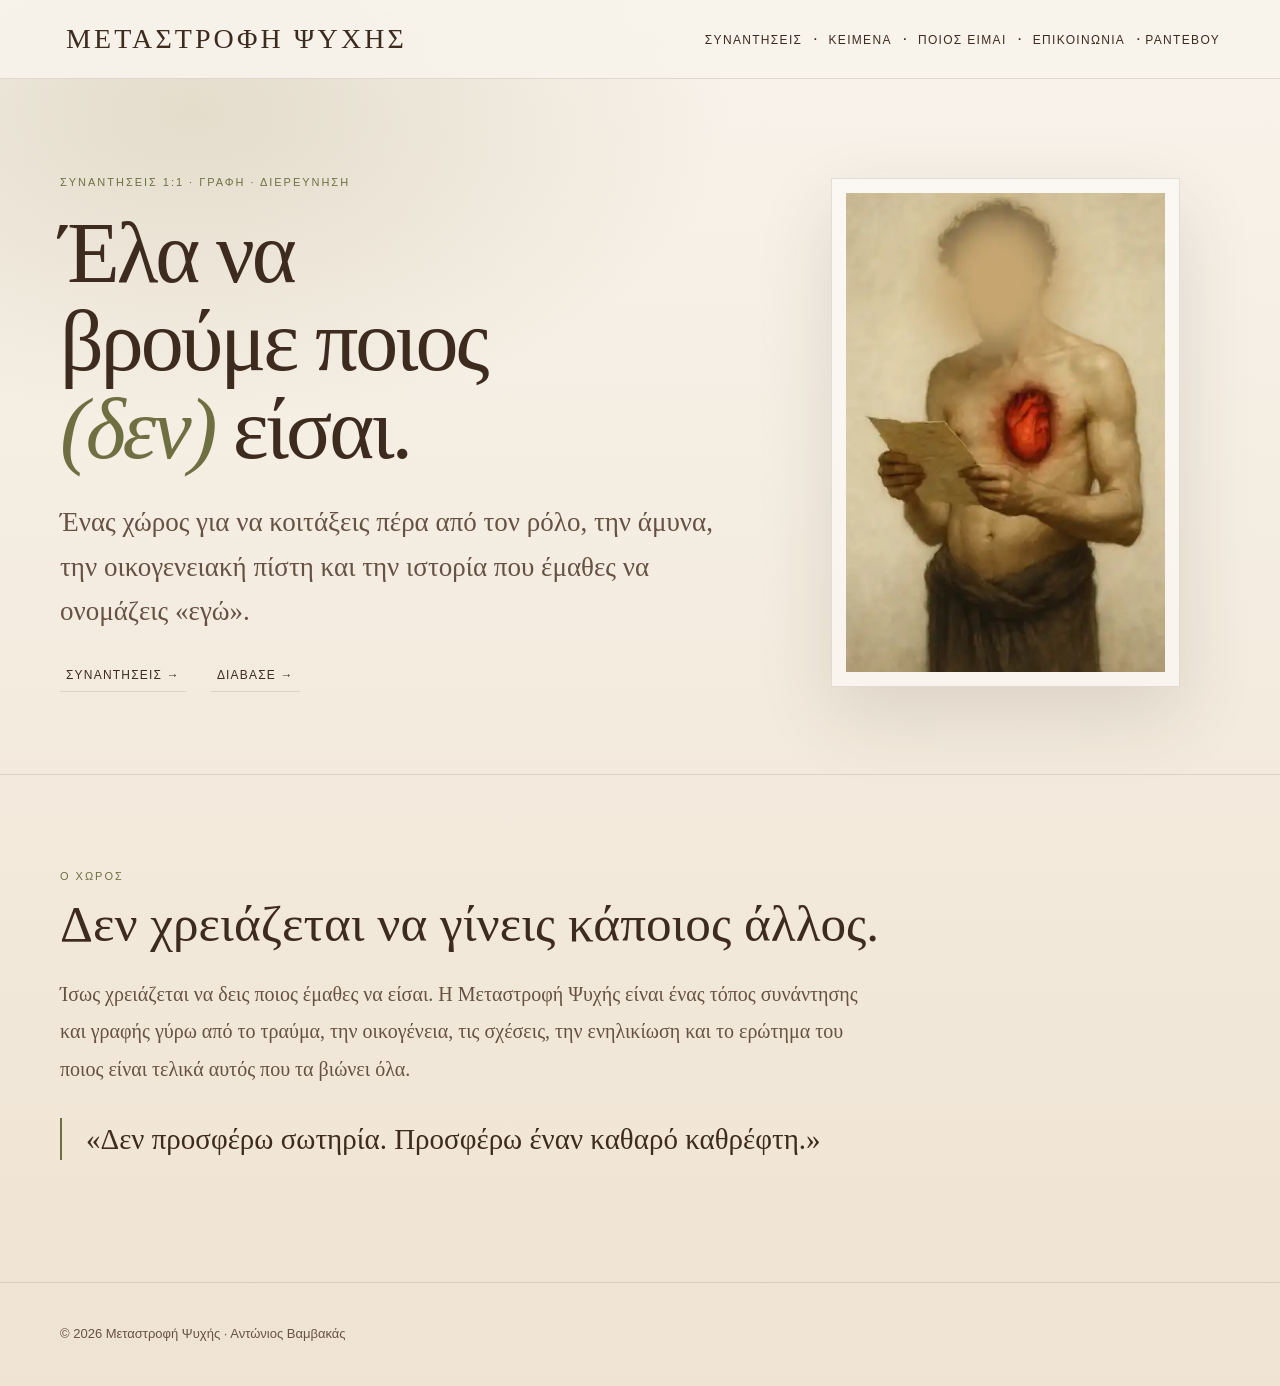
<file: metastrofi-live-final.html>
<!doctype html><html lang="el"><head><meta charset="utf-8"><meta name="viewport" content="width=device-width,initial-scale=1,viewport-fit=cover"><meta name="theme-color" content="#f5ecde"><title>Μεταστροφή Ψυχής — Αντώνιος Βαμβακάς</title><meta name="description" content="Συναντήσεις 1:1 online και δια ζώσης στην Αθήνα. Κείμενα για τραύμα, οικογένεια, σχέσεις, αυτογνωσία και αφύπνιση."><meta name="robots" content="index,follow"><link rel="canonical" href="https://metastrofipsuxis.github.io/metastrofipsuxisblog/"><style>
:root{--bg:#f5ecde;--paper:#fbf6ef;--brown:#3e2b20;--soft:#665244;--olive:#6f7042;--line:rgba(62,43,32,.13);--ser:Georgia,'Times New Roman',serif;--sans:-apple-system,BlinkMacSystemFont,'Segoe UI',Arial,sans-serif}*{box-sizing:border-box}html{scroll-behavior:smooth}body{margin:0;background:radial-gradient(900px 520px at 15% 8%,rgba(139,122,70,.18),transparent 60%),linear-gradient(#f8f3eb,#efe3d2);color:var(--brown);font:17px/1.75 var(--sans)}a{color:inherit;text-decoration:none}button{font:inherit;color:inherit;background:none;border:0;cursor:pointer}.w{width:min(1160px,calc(100% - 40px));margin:auto}header{position:sticky;top:0;z-index:30;background:rgba(248,243,235,.92);backdrop-filter:blur(14px);border-bottom:1px solid var(--line)}nav{height:78px;display:flex;align-items:center;gap:22px}.brand{font:28px/1 var(--ser);margin-right:auto}nav button,nav a{font-size:12px;letter-spacing:.11em;text-transform:uppercase}.hero{padding:82px 0 70px}.heroGrid{display:grid;grid-template-columns:1.1fr .7fr;gap:56px;align-items:center}.ey{font-size:11px;letter-spacing:.18em;text-transform:uppercase;color:var(--olive)}h1,h2,h3{font-family:var(--ser);font-weight:400}h1{font-size:clamp(46px,7vw,86px);line-height:1.02;letter-spacing:-.035em;margin:18px 0 24px;max-width:10ch}h1 em{color:var(--olive)}.lead{font:clamp(20px,2.2vw,27px)/1.65 var(--ser);color:var(--soft);max-width:720px}.links{display:flex;gap:25px;flex-wrap:wrap;margin-top:30px}.links a,.links button{border-bottom:1px solid var(--line);padding-bottom:5px;text-transform:uppercase;letter-spacing:.1em;font-size:12px}.art{background:rgba(255,255,255,.45);padding:14px;border:1px solid var(--line);box-shadow:0 28px 70px rgba(62,43,32,.13)}.art img{display:block;width:100%;aspect-ratio:2/3;object-fit:cover}section{padding:92px 0;border-top:1px solid var(--line)}section h2{font-size:clamp(34px,4vw,54px);line-height:1.08;margin:10px 0 24px}.copy{max-width:820px;font:20px/1.88 var(--ser);color:var(--soft)}.facts{display:grid;grid-template-columns:repeat(3,1fr);gap:1px;background:var(--line);margin-top:35px}.fact{background:rgba(255,255,255,.42);padding:28px}.fact b{display:block;font:31px/1.2 var(--ser);margin-top:8px}.tags{display:flex;flex-wrap:wrap;gap:9px;margin-top:28px}.tags span{border:1px solid var(--line);padding:7px 10px;background:rgba(255,255,255,.28)}.about p{margin:0 0 18px}.quote{font:29px/1.45 var(--ser);color:var(--brown);margin:30px 0;border-left:2px solid var(--olive);padding-left:24px}.tools{display:flex;gap:16px;flex-wrap:wrap;margin:24px 0}input,textarea,select{width:100%;border:1px solid var(--line);background:rgba(255,255,255,.45);padding:13px;border-radius:0;color:var(--brown)}input{max-width:520px}.posts article{display:grid;grid-template-columns:150px 1fr 25px;gap:22px;padding:26px 0;border-top:1px solid var(--line);cursor:pointer}.posts h3{font-size:28px;margin:0 0 7px}.posts p{margin:0;color:var(--soft)}.meta{font-size:11px;text-transform:uppercase;letter-spacing:.1em;color:var(--olive)}.contact{display:grid;grid-template-columns:.8fr 1.2fr;gap:55px}.contactList a{display:block;padding:15px 0;border-bottom:1px solid var(--line)}form{display:grid;gap:12px}textarea{min-height:150px}form button{justify-self:start;border-bottom:1px solid var(--brown);padding:8px 0}footer{padding:40px 0;border-top:1px solid var(--line);color:var(--soft);font-size:13px}.modal{position:fixed;inset:0;background:rgba(40,28,20,.58);display:none;place-items:center;padding:20px;z-index:60}.modal.on{display:grid}.modal article{width:min(820px,100%);max-height:88vh;overflow:auto;background:var(--paper);padding:40px;position:relative}.close{position:absolute;right:18px;top:12px;font-size:28px}.body p{font:19px/1.85 var(--ser);color:var(--soft)}.view{display:none}.view.on{display:block}.mobileMenu{display:none}@media(max-width:800px){nav{height:68px}nav .desktop{display:none}.mobileMenu{display:block;margin-left:auto}.hero{padding:55px 0}.heroGrid{grid-template-columns:1fr;gap:32px}.art{width:min(430px,100%)}section{padding:70px 0}.facts{grid-template-columns:1fr}.posts article{grid-template-columns:1fr 20px;gap:8px}.posts .meta{grid-column:1/-1}.contact{grid-template-columns:1fr}h1{font-size:50px}}
</style></head><body><header><nav class="w"><button class="brand" data-r="home">Μεταστροφή Ψυχής</button><div class="desktop"><button data-r="sessions">Συναντήσεις</button> · <button data-r="writings">Κείμενα</button> · <button data-r="about">ΠΟΙΟΣ ΕΙΜΑΙ</button> · <button data-r="contact">Επικοινωνία</button> · <a href="https://calendly.com/vamvakasantonis" target="_blank">Ραντεβού</a></div><button class="mobileMenu" id="menu">☰</button></nav><div id="mnav" hidden class="w" style="padding:0 0 16px"><button data-r="sessions">Συναντήσεις</button> · <button data-r="writings">Κείμενα</button> · <button data-r="about">ΠΟΙΟΣ ΕΙΜΑΙ</button> · <button data-r="contact">Επικοινωνία</button></div></header>
<main><div class="view on" data-v="home"><div class="hero"><div class="w heroGrid"><div><div class="ey">Συναντήσεις 1:1 · Γραφή · Διερεύνηση</div><h1>Έλα να βρούμε ποιος <em>(δεν)</em> είσαι.</h1><p class="lead">Ένας χώρος για να κοιτάξεις πέρα από τον ρόλο, την άμυνα, την οικογενειακή πίστη και την ιστορία που έμαθες να ονομάζεις «εγώ».</p><div class="links"><button data-r="sessions">Συναντήσεις →</button><button data-r="writings">Διάβασε →</button></div></div><figure class="art"><img src="[data-uri]" alt="Ελαιογραφικό έργο με ανθρώπινη μορφή, ανοιχτή καρδιά και γράμμα στα χέρια"></figure></div></div><section><div class="w"><div class="ey">Ο χώρος</div><h2>Δεν χρειάζεται να γίνεις κάποιος άλλος.</h2><p class="copy">Ίσως χρειάζεται να δεις ποιος έμαθες να είσαι. Η Μεταστροφή Ψυχής είναι ένας τόπος συνάντησης και γραφής γύρω από το τραύμα, την οικογένεια, τις σχέσεις, την ενηλικίωση και το ερώτημα του ποιος είναι τελικά αυτός που τα βιώνει όλα.</p><p class="quote">«Δεν προσφέρω σωτηρία. Προσφέρω έναν καθαρό καθρέφτη.»</p></div></section></div>
<div class="view" data-v="sessions"><section><div class="w"><div class="ey">01 / Συναντήσεις</div><h2>Συναντήσεις 1:1.</h2><p class="copy">Δεν έρχεσαι για να σου πω ποιος πρέπει να γίνεις. Κοιτάζουμε ποιος χρειάστηκε να γίνεις — και τι σήμερα συνεχίζει να ζει από φόβο, ενοχή ή παλιά ανάγκη. Η συνάντηση είναι χώρος προσωπικής διερεύνησης και καθρεφτίσματος· δεν παρουσιάζεται ως ψυχοθεραπεία, ψυχιατρική ή ιατρική υπηρεσία.</p><div class="facts"><div class="fact"><span class="meta">Μορφή</span><b>Online ή δια ζώσης</b><small>Στον χώρο μου στην Αθήνα.</small></div><div class="fact"><span class="meta">Κόστος</span><b>40€</b><small>Ανά συνάντηση.</small></div><div class="fact"><span class="meta">Κράτηση</span><b>Ευέλικτη διαθεσιμότητα</b><small>Μέσω Calendly.</small></div></div><div class="tags"><span>Σχέσεις</span><span>Οικογένεια</span><span>Τραύμα</span><span>Ντροπή</span><span>Άγχος</span><span>Πένθος</span><span>Όρια</span><span>Ταυτότητα</span><span>Ενηλικίωση</span><span>Μη δυαδικότητα</span></div><div class="links"><a href="https://calendly.com/vamvakasantonis" target="_blank">Κλείσε συνάντηση ↗</a></div></div></section></div>
<div class="view" data-v="writings"><section><div class="w"><div class="ey">02 / Αναγνωστήριο</div><h2>Κείμενα.</h2><p class="copy">Δεν γράφω για να συμφωνήσεις. Γράφω για να βρεθεί εκείνη η πρόταση που θα σταματήσει για λίγο τον μηχανισμό και θα σε αναγκάσει να κοιτάξεις.</p><div class="tools"><input id="search" placeholder="Αναζήτησε λέξη ή θέμα…"></div><div id="posts" class="posts"><p>Φόρτωση κειμένων…</p></div></div></section></div>
<div class="view" data-v="about"><section><div class="w"><div class="ey">03 / ΠΟΙΟΣ ΕΙΜΑΙ</div><h2>Αντώνιος Βαμβακάς</h2><div class="copy about"><p>Είμαι 26 χρονών. Δεν το γράφω επειδή η ηλικία αποδεικνύει κάτι, αλλά επειδή δεν θέλω να κρυφτώ πίσω από έναν τίτλο ή να δημιουργήσω ανάμεσά μας την απόσταση του «ειδικού» και του «προβλήματος».</p><p><strong>Δεν είμαι ψυχολόγος.</strong> Εδώ και περίπου οκτώ χρόνια διαβάζω, μελετώ, γράφω και παρατηρώ τον άνθρωπο — και αναπόφευκτα τον άνθρωπο που αποκαλώ «εμένα».</p><p>Η θεραπευτική μου διαδρομή ξεκίνησε πολύ πριν γίνει επαγγελματική. Από μικρός έμαθα να διαβάζω πρόσωπα, σιωπές και εντάσεις μέσα στην οικογένεια. Δεν θέλω να εξιδανικεύω το παιδί που γίνεται «θεραπευτής» του σπιτιού του. Εκεί γεννιέται μαζί και ένα χάρισμα και μια πληγή.</p><p>Η δουλειά για μένα ήταν να μετατρέψω την επιβίωση σε παρουσία: να σταματήσω να διαβάζω τους ανθρώπους για να είμαι ασφαλής και να αρχίσω να τους ακούω επειδή είναι μπροστά μου. Να σταματήσω να σώζω και να μάθω να συνοδεύω. Να σταματήσω να κουβαλώ και να μάθω να στέκομαι.</p><p>Έχω μελετήσει περισσότερα από <strong>500 βιβλία</strong> γύρω από ψυχολογία, ψυχοθεραπεία, φιλοσοφία, πνευματικότητα, αυτογνωσία, τραύμα, σχέσεις, οικογενειακά συστήματα και τη φύση της συνείδησης. Όμως δεν θέλω να σου πετάξω πεντακόσια βιβλία πάνω στο κεφάλι. Θέλω η γνώση να έχει χωνευτεί αρκετά ώστε, όταν κάθεσαι απέναντί μου, να μπορώ απλώς να είμαι εδώ.</p><p>Δεν προσπαθώ να σε διορθώσω. Θέλω να κοιτάξουμε τι λέει το σύμπτωμα, τι κάποτε σε προστάτευσε και αν αυτό που κάποτε σε έσωσε σήμερα σε φυλακίζει.</p><p class="quote">Δεν έγινα θεραπευτής παρά τη ζωή μου. Έγινα μέσα από αυτήν.</p><p>Δεν σου υπόσχομαι ότι θα έχω πάντοτε απάντηση. Σου υπόσχομαι ότι δεν θα προσποιηθώ πως έχω. Τελικά, πίσω από όλα τα βιβλία και τις θεωρίες, υπάρχει κάτι τρομερά απλό: ένας άνθρωπος απέναντι από έναν άνθρωπο.</p></div></div></section></div>
<div class="view" data-v="contact"><section><div class="w"><div class="ey">04 / Επικοινωνία</div><h2>Μίλησέ μου.</h2><div class="contact"><div class="contactList"><a href="mailto:metastrofipsuxis@gmail.com"><span class="meta">Email</span><br>metastrofipsuxis@gmail.com</a><a href="https://www.instagram.com/metastrofi.psuxis/" target="_blank"><span class="meta">Instagram</span><br>@metastrofi.psuxis</a><a href="https://www.facebook.com/antonios.vamvakas/" target="_blank"><span class="meta">Facebook</span><br>Αντώνιος Βαμβακάς</a><a href="https://calendly.com/vamvakasantonis" target="_blank"><span class="meta">Ραντεβού</span><br>Online ή δια ζώσης · Αθήνα</a></div><form id="contactForm"><input id="name" placeholder="Όνομα" required><input id="email" type="email" placeholder="Email" required><select id="reason"><option>Συνάντηση 1:1 — Online</option><option>Συνάντηση 1:1 — Δια ζώσης στην Αθήνα</option><option>Συνεργασία</option><option>Κάτι άλλο</option></select><textarea id="message" placeholder="Μήνυμα" minlength="10" required></textarea><button>Αποστολή μηνύματος →</button><small id="state"></small></form></div></div></section></div></main>
<div class="modal" id="modal"><article><button class="close" id="close">×</button><div class="meta" id="pm"></div><h2 id="pt"></h2><p id="pe"></p><div class="body" id="pb"></div></article></div><footer><div class="w">© 2026 Μεταστροφή Ψυχής · Αντώνιος Βαμβακάς</div></footer><script>
const U='https://jorjnkkxxlzwzxuammvd.supabase.co',K='sb_publishable_rCAcZcHphliDVSKMQE5b2w_m4tfGkVr';let P=[];const $=id=>document.getElementById(id);function esc(s=''){return String(s).replace(/[&<>"]/g,c=>({'&':'&amp;','<':'&lt;','>':'&gt;','"':'&quot;'}[c]))}function route(r){document.querySelectorAll('.view').forEach(v=>v.classList.toggle('on',v.dataset.v===r));scrollTo(0,0);history.replaceState(null,'','#'+r)}document.querySelectorAll('[data-r]').forEach(b=>b.onclick=()=>route(b.dataset.r));$('menu').onclick=()=>{$('mnav').hidden=!$('mnav').hidden};async function load(){try{let r=await fetch(U+'/rest/v1/metastrofi_posts?select=*&published=eq.true&order=created_at.desc',{headers:{apikey:K}});if(!r.ok)throw 0;P=await r.json();render()}catch{$('posts').innerHTML='<p>Τα κείμενα δεν φορτώθηκαν προσωρινά.</p>'}}function render(){let q=($('search').value||'').toLowerCase(),a=P.filter(p=>!q||(p.title+' '+(p.excerpt||'')+' '+(p.category||'')).toLowerCase().includes(q));$('posts').innerHTML=a.map(p=>`<article data-id="${esc(p.slug)}"><div class="meta">${esc(p.category||'Κείμενο')}<br>${esc((p.created_at||'').slice(0,10))}</div><div><h3>${esc(p.title)}</h3><p>${esc(p.excerpt||'')}</p></div><div>↗</div></article>`).join('')||'<p>Δεν βρέθηκε κείμενο.</p>';document.querySelectorAll('[data-id]').forEach(x=>x.onclick=()=>openPost(x.dataset.id))}$('search').oninput=render;function openPost(id){let p=P.find(x=>x.slug===id);if(!p)return;$('pm').textContent=(p.category||'Κείμενο')+' · '+(p.created_at||'').slice(0,10);$('pt').textContent=p.title;$('pe').textContent=p.excerpt||'';$('pb').innerHTML=String(p.body||'').split(/\n\s*\n/).map(x=>'<p>'+esc(x)+'</p>').join('');$('modal').classList.add('on')}$('close').onclick=()=>$('modal').classList.remove('on');$('modal').onclick=e=>{if(e.target===$('modal'))$('modal').classList.remove('on')};$('contactForm').onsubmit=async e=>{e.preventDefault();$('state').textContent='Αποστολή…';let d={name:$('name').value.trim(),email:$('email').value.trim(),reason:$('reason').value,message:$('message').value.trim()};try{let r=await fetch(U+'/rest/v1/metastrofi_messages',{method:'POST',headers:{apikey:K,'Content-Type':'application/json',Prefer:'return=minimal'},body:JSON.stringify(d)});if(!r.ok)throw 0;e.target.reset();$('state').textContent='Το μήνυμά σου στάλθηκε.'}catch{$('state').textContent='Δεν στάλθηκε. Χρησιμοποίησε το email αριστερά.'}};let h=location.hash.slice(1);route(['sessions','writings','about','contact'].includes(h)?h:'home');load();
</script></body></html>
</file>
